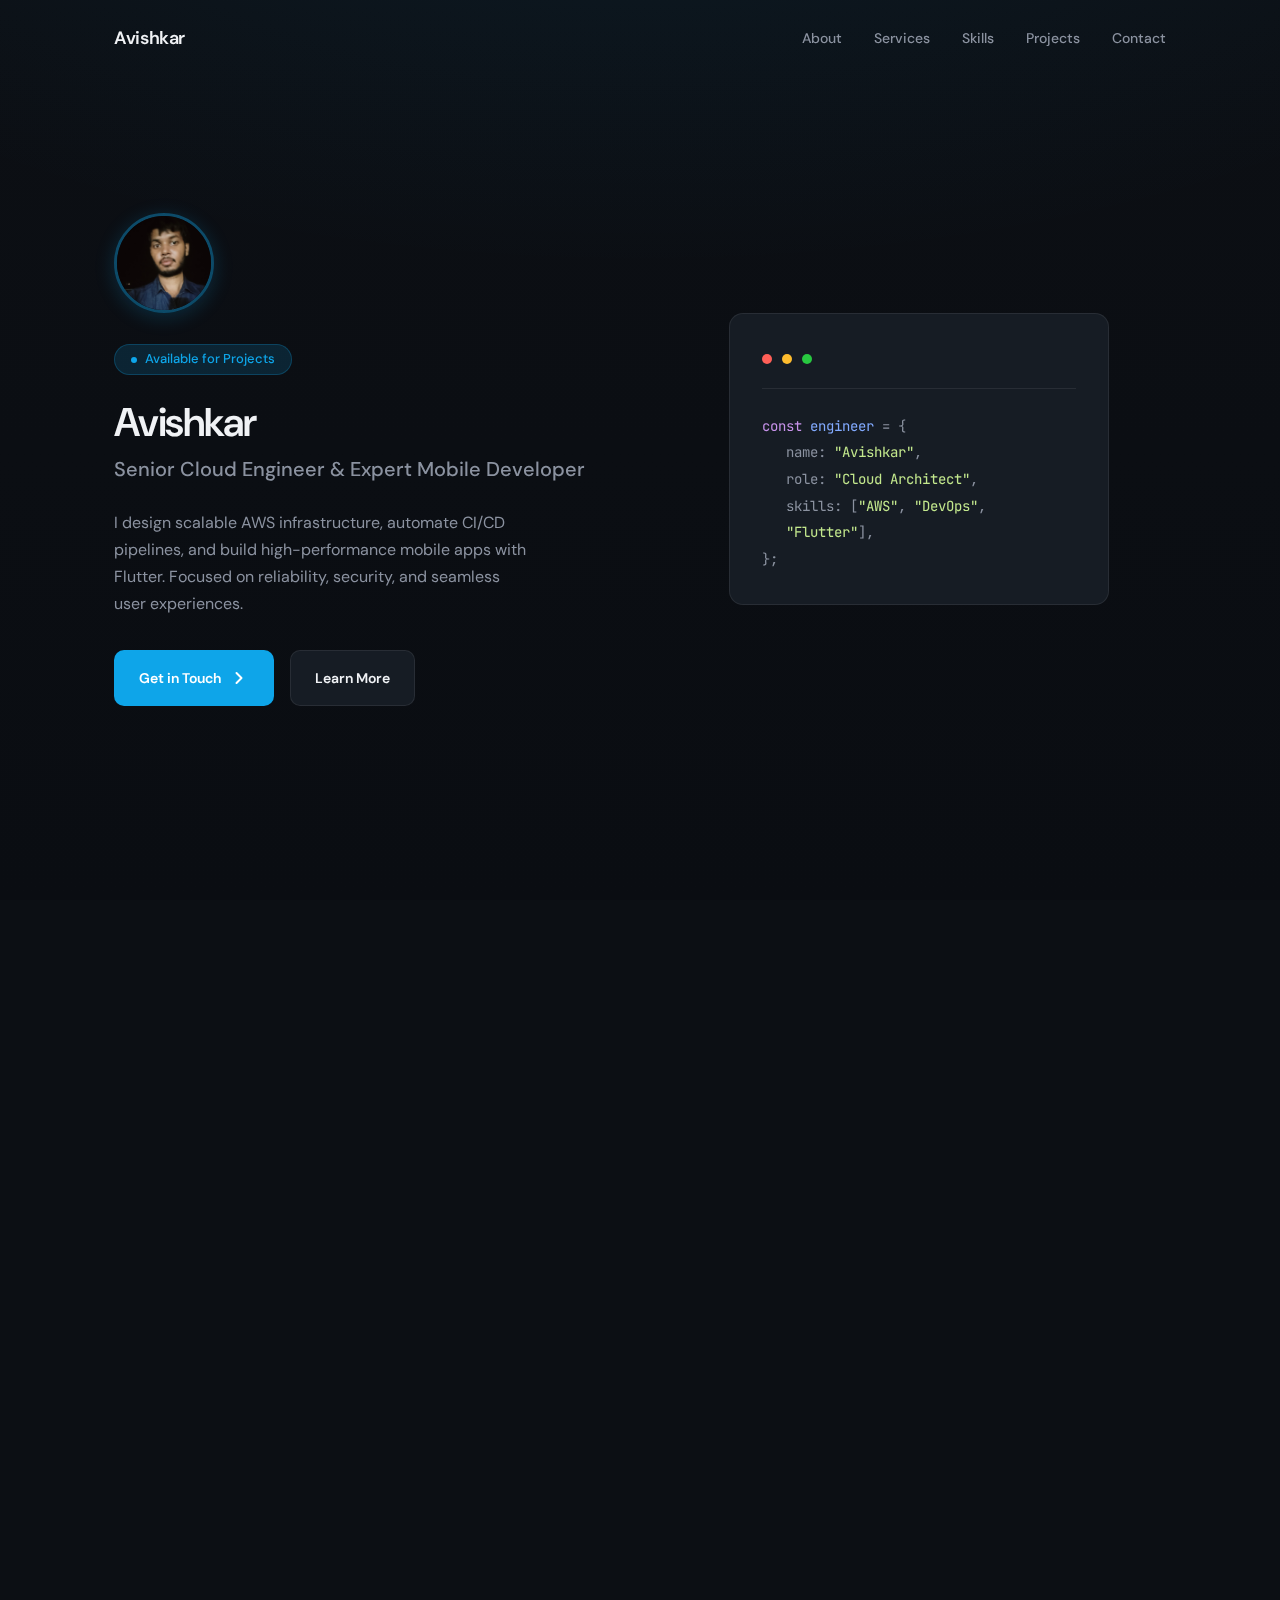
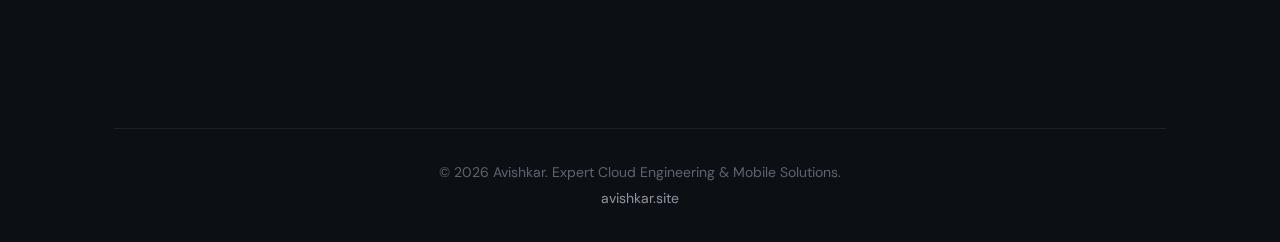
<file: index.html>
<!DOCTYPE html>
<html lang="en">

<head>
    <meta charset="UTF-8">
    <meta name="viewport" content="width=device-width, initial-scale=1.0">

    <!-- Primary Meta Tags -->
    <title>Avishkar | Cloud Engineer & Mobile App Developer | AWS Certified</title>
    <meta name="title" content="Avishkar | Cloud Engineer & Mobile App Developer | AWS Certified">
    <meta name="description"
        content="Expert Cloud Engineer specializing in AWS, DevOps, and Flutter mobile app development. Based in Mohali, India. Explore cloud solutions and download premium apps.">
    <meta name="keywords"
        content="Avishkar, Cloud Engineer Mohali, AWS DevOps Expert India, Flutter Developer, Mobile App Development, AWS Certified Engineer, Cloud Infrastructure, C4cloudy, Nifty OI Analyzer">
    <meta name="author" content="Avishkar">
    <meta name="robots" content="index, follow">
    <link rel="canonical" href="https://avishkar.site/">

    <!-- Open Graph / Facebook -->
    <meta property="og:type" content="website">
    <meta property="og:url" content="https://avishkar.site/">
    <meta property="og:title" content="Avishkar | Cloud Engineer & Mobile App Developer | AWS Certified">
    <meta property="og:description"
        content="Expert Cloud Engineer specializing in AWS, DevOps, and Flutter mobile app development. Explore cloud solutions and download premium apps.">
    <meta property="og:image" content="https://avishkar.site/og-image.jpg">
    <meta property="og:site_name" content="Avishkar">

    <!-- Twitter -->
    <meta property="twitter:card" content="summary_large_image">
    <meta property="twitter:url" content="https://avishkar.site/">
    <meta property="twitter:title" content="Avishkar | Cloud Engineer & Mobile App Developer | AWS Certified">
    <meta property="twitter:description"
        content="Expert Cloud Engineer specializing in AWS, DevOps, and Flutter mobile app development.">
    <meta property="twitter:image" content="https://avishkar.site/og-image.jpg">

    <!-- Structured Data (JSON-LD) -->
    <script type="application/ld+json">
    {
      "@context": "https://schema.org",
      "@type": "Person",
      "name": "Avishkar",
      "url": "https://avishkar.site",
      "jobTitle": "Cloud Engineer & Mobile App Developer",
      "description": "Expert Cloud Engineer specializing in AWS infrastructure, DevOps practices, and Flutter mobile app development.",
      "address": {
        "@type": "PostalAddress",
        "addressLocality": "Mohali",
        "addressRegion": "Punjab",
        "addressCountry": "IN"
      },
      "knowsAbout": ["AWS", "Cloud Computing", "DevOps", "Flutter", "Python", "JavaScript", "Terraform", "Docker", "CI/CD"],
      "sameAs": [
        "https://github.com/A4avishkar",
        "https://avishkar.site"
      ],
      "hasCredential": [
        {
          "@type": "EducationalOccupationalCredential",
          "name": "AWS Certified"
        }
      ]
    }
    </script>
    <script type="application/ld+json">
    {
      "@context": "https://schema.org",
      "@type": "ProfessionalService",
      "name": "Avishkar Cloud & Mobile Solutions",
      "image": "https://avishkar.site/images/profile.jpg",
      "url": "https://avishkar.site",
      "telephone": "+919417724068",
      "address": {
        "@type": "PostalAddress",
        "addressLocality": "Mohali",
        "addressRegion": "Punjab",
        "addressCountry": "IN"
      },
      "serviceType": ["Cloud Consulting", "Mobile App Development", "DevOps Automation"]
    }
    </script>

    <link rel="stylesheet" href="style.css">
    <link rel="preconnect" href="https://fonts.googleapis.com">
    <link rel="preconnect" href="https://fonts.gstatic.com" crossorigin>
    <link
        href="https://fonts.googleapis.com/css2?family=DM+Sans:ital,opsz,wght@0,9..40,400;0,9..40,500;0,9..40,600;0,9..40,700&family=JetBrains+Mono:wght@400;500&display=swap"
        rel="stylesheet">
</head>

<body>
    <!-- Main Container -->
    <main class="container">
        <!-- Header -->
        <header class="header">
            <div class="logo">
                <span class="logo-text">Avishkar</span>
            </div>
            <nav class="nav" aria-label="Main Navigation">
                <a href="#about" class="nav-link">About</a>
                <a href="#services" class="nav-link">Services</a>
                <a href="#skills" class="nav-link">Skills</a>
                <a href="#projects" class="nav-link">Projects</a>
                <a href="#contact" class="nav-link">Contact</a>
            </nav>
        </header>

        <!-- Hero Section -->
        <section class="hero" aria-labelledby="hero-heading">
            <div class="hero-content">
                <div class="hero-photo">
                    <img src="images/profile.jpg" alt="Avishkar - Professional Cloud Engineer & Mobile Developer"
                        class="hero-profile-image">
                </div>
                <div class="hero-badge">
                    <span class="badge-dot"></span>
                    <span>Available for Projects</span>
                </div>
                <h1 id="hero-heading" class="hero-title">
                    Avishkar
                </h1>
                <h2 class="hero-subtitle">Senior Cloud Engineer & Expert Mobile Developer</h2>
                <p class="hero-description">
                    I design scalable AWS infrastructure, automate CI/CD pipelines, and build high-performance mobile
                    apps with Flutter.
                    Focused on reliability, security, and seamless user experiences.
                </p>
                <div class="hero-buttons">
                    <a href="#contact" class="btn btn-primary">
                        <span>Get in Touch</span>
                        <svg width="20" height="20" viewBox="0 0 20 20" fill="none" aria-hidden="true">
                            <path d="M7.5 15L12.5 10L7.5 5" stroke="currentColor" stroke-width="2"
                                stroke-linecap="round" stroke-linejoin="round" />
                        </svg>
                    </a>
                    <a href="#about" class="btn btn-secondary">
                        <span>Learn More</span>
                    </a>
                </div>
            </div>
            <div class="hero-visual" aria-hidden="true">
                <div class="visual-card">
                    <div class="card-header">
                        <div class="card-dots">
                            <span></span>
                            <span></span>
                            <span></span>
                        </div>
                    </div>
                    <div class="card-content">
                        <div class="code-line"><span class="code-keyword">const</span> <span
                                class="code-var">engineer</span> = {</div>
                        <div class="code-line indent">name: <span class="code-string">"Avishkar"</span>,</div>
                        <div class="code-line indent">role: <span class="code-string">"Cloud Architect"</span>,</div>
                        <div class="code-line indent">skills: [<span class="code-string">"AWS"</span>, <span
                                class="code-string">"DevOps"</span>, <span class="code-string">"Flutter"</span>],</div>
                        <div class="code-line">};</div>
                    </div>
                </div>
            </div>
        </section>

        <!-- About Section -->
        <section id="about" class="section" aria-labelledby="about-heading">
            <h2 id="about-heading" class="section-title">Professional Background</h2>
            <div class="about-content">
                <p class="about-text">
                    With a deep focus on <strong>AWS ecosystem</strong> and <strong>Modern DevOps practices</strong>, I
                    help businesses scale their infrastructure and ship mobile applications efficiently. Based in
                    Mohali, India, I specialize in building robust, cloud-native solutions that prioritize performance
                    and security.
                </p>
            </div>
        </section>

        <!-- Services Section -->
        <section id="services" class="section" aria-labelledby="services-heading">
            <h2 id="services-heading" class="section-title">Expertise & Services</h2>
            <div class="skills-grid">
                <div class="skill-card">
                    <div class="skill-icon" aria-hidden="true">
                        <svg xmlns="http://www.w3.org/2000/svg" width="32" height="32" viewBox="0 0 24 24" fill="none"
                            stroke="currentColor" stroke-width="1.5" stroke-linecap="round" stroke-linejoin="round">
                            <path d="M18 10h-1.26A8 8 0 1 0 9 20h9a5 5 0 0 0 0-10z" />
                        </svg>
                    </div>
                    <h3 class="skill-title">Cloud Infrastructure</h3>
                    <p class="skill-description">Designing scalable, secure, and cost-effective AWS architectures using
                        EC2, S3, Lambda, and VPC.</p>
                </div>
                <div class="skill-card">
                    <div class="skill-icon" aria-hidden="true">
                        <svg xmlns="http://www.w3.org/2000/svg" width="32" height="32" viewBox="0 0 24 24" fill="none"
                            stroke="currentColor" stroke-width="1.5" stroke-linecap="round" stroke-linejoin="round">
                            <polyline points="16 18 22 12 16 6" />
                            <polyline points="8 6 2 12 8 18" />
                        </svg>
                    </div>
                    <h3 class="skill-title">DevOps Automation</h3>
                    <p class="skill-description">Streamlining delivery with CI/CD pipelines, Infrastructure as Code
                        (Terraform), and containerization (Docker).</p>
                </div>
                <div class="skill-card">
                    <div class="skill-icon" aria-hidden="true">
                        <svg xmlns="http://www.w3.org/2000/svg" width="32" height="32" viewBox="0 0 24 24" fill="none"
                            stroke="currentColor" stroke-width="1.5" stroke-linecap="round" stroke-linejoin="round">
                            <rect x="5" y="2" width="14" height="20" rx="2" ry="2" />
                            <line x1="12" y1="18" x2="12.01" y2="18" />
                        </svg>
                    </div>
                    <h3 class="skill-title">Mobile Development</h3>
                    <p class="skill-description">Building cross-platform premium mobile applications using Flutter with
                        a focus on UX and performance.</p>
                </div>
            </div>
        </section>

        <!-- Skills Section -->
        <section id="skills" class="section" aria-labelledby="skills-heading">
            <h2 id="skills-heading" class="section-title">Technical Skills</h2>
            <div class="skills-grid">
                <div class="skill-card">
                    <div class="skill-icon" aria-hidden="true"><svg xmlns="http://www.w3.org/2000/svg" width="32"
                            height="32" viewBox="0 0 24 24" fill="none" stroke="currentColor" stroke-width="1.5"
                            stroke-linecap="round" stroke-linejoin="round">
                            <path d="M18 10h-1.26A8 8 0 1 0 9 20h9a5 5 0 0 0 0-10z" />
                        </svg></div>
                    <h3 class="skill-title">Cloud Platforms</h3>
                    <p class="skill-description">AWS Certified — Expert knowledge of EC2, S3, Lambda, CloudFront,
                        Route53, and VPC.</p>
                </div>
                <div class="skill-card">
                    <div class="skill-icon" aria-hidden="true"><svg xmlns="http://www.w3.org/2000/svg" width="32"
                            height="32" viewBox="0 0 24 24" fill="none" stroke="currentColor" stroke-width="1.5"
                            stroke-linecap="round" stroke-linejoin="round">
                            <circle cx="12" cy="12" r="3" />
                            <path
                                d="M19.4 15a1.65 1.65 0 0 0 .33 1.82l.06.06a2 2 0 0 1 0 2.83 2 2 0 0 1-2.83 0l-.06-.06a1.65 1.65 0 0 0-1.82-.33 1.65 1.65 0 0 0-1 1.51V21a2 2 0 0 1-2 2 2 2 0 0 1-2-2v-.09A1.65 1.65 0 0 0 9 19.4a1.65 1.65 0 0 0-1.82.33l-.06.06a2 2 0 0 1-2.83 0 2 2 0 0 1 0-2.83l.06-.06a1.65 1.65 0 0 0 .33-1.82 1.65 1.65 0 0 0-1.51-1H3a2 2 0 0 1-2-2 2 2 0 0 1 2-2h.09A1.65 1.65 0 0 0 4.6 9a1.65 1.65 0 0 0-.33-1.82l-.06-.06a2 2 0 0 1 0-2.83 2 2 0 0 1 2.83 0l.06.06a1.65 1.65 0 0 0 1.82.33H9a1.65 1.65 0 0 0 1-1.51V3a2 2 0 0 1 2-2 2 2 0 0 1 2 2v.09a1.65 1.65 0 0 0 1 1.51 1.65 1.65 0 0 0 1.82-.33l.06-.06a2 2 0 0 1 2.83 0 2 2 0 0 1 0 2.83l-.06.06a1.65 1.65 0 0 0-.33 1.82V9a1.65 1.65 0 0 0 1.51 1H21a2 2 0 0 1 2 2 2 2 0 0 1-2 2h-.09a1.65 1.65 0 0 0-1.51 1z" />
                        </svg></div>
                    <h3 class="skill-title">DevOps & CICD</h3>
                    <p class="skill-description">Automating deployments with GitHub Actions, Jenkins, Terraform (IaC),
                        and Docker.</p>
                </div>
                <div class="skill-card">
                    <div class="skill-icon" aria-hidden="true"><svg xmlns="http://www.w3.org/2000/svg" width="32"
                            height="32" viewBox="0 0 24 24" fill="none" stroke="currentColor" stroke-width="1.5"
                            stroke-linecap="round" stroke-linejoin="round">
                            <polyline points="16 18 22 12 16 6" />
                            <polyline points="8 6 2 12 8 18" />
                        </svg></div>
                    <h3 class="skill-title">App Development</h3>
                    <p class="skill-description">Building feature-rich cross-platform applications with Flutter, Dart,
                        and Python backends.</p>
                </div>
                <div class="skill-card">
                    <div class="skill-icon" aria-hidden="true"><svg xmlns="http://www.w3.org/2000/svg" width="32"
                            height="32" viewBox="0 0 24 24" fill="none" stroke="currentColor" stroke-width="1.5"
                            stroke-linecap="round" stroke-linejoin="round">
                            <path
                                d="M14.7 6.3a1 1 0 0 0 0 1.4l1.6 1.6a1 1 0 0 0 1.4 0l3.77-3.77a6 6 0 0 1-7.94 7.94l-6.91 6.91a2.12 2.12 0 0 1-3-3l6.91-6.91a6 6 0 0 1 7.94-7.94l-3.76 3.76z" />
                        </svg></div>
                    <h3 class="skill-title">Toolbelt</h3>
                    <p class="skill-description">Proficient in Git version control, Linux administration, and AWS CLI
                        for infrastructure management.</p>
                </div>
            </div>
        </section>

        <!-- Projects Section -->
        <section id="projects" class="section">
            <h2 class="section-title">My Projects</h2>
            <div class="projects-grid">
                <div class="project-card">
                    <div class="project-icon"><svg xmlns="http://www.w3.org/2000/svg" width="28" height="28"
                            viewBox="0 0 24 24" fill="none" stroke="currentColor" stroke-width="1.5"
                            stroke-linecap="round" stroke-linejoin="round">
                            <path d="M18 10h-1.26A8 8 0 1 0 9 20h9a5 5 0 0 0 0-10z" />
                        </svg></div>
                    <h3 class="project-title">C4cloudy</h3>
                    <div class="tag" style="width: fit-content; margin-bottom: 8px; background: gold; color: black;">
                        Featured Project</div>
                    <p class="project-description">
                        Premium Cloud Storage application with end-to-end encryption and multi-platform sync. Securely
                        managed and built for scale.
                    </p>
                    <div class="project-tags">
                        <span class="tag">Flutter</span>
                        <span class="tag">AWS S3</span>
                        <span class="tag">Node.js</span>
                    </div>
                    <div class="project-buttons">
                        <a href="c4cloudy.html" class="btn btn-primary">
                            <span>Explore C4cloudy</span>
                        </a>
                        <a href="c4cloudy.html" class="btn btn-secondary">
                            <svg width="20" height="20" viewBox="0 0 20 20" fill="none">
                                <path
                                    d="M10 13L6 9M10 13L14 9M10 13V3M17 13V16C17 16.5304 16.7893 17.0391 16.4142 17.4142C16.0391 17.7893 15.5304 18 15 18H5C4.46957 18 3.96086 17.7893 3.58579 17.4142C3.21071 17.0391 3 16.5304 3 16V13"
                                    stroke="currentColor" stroke-width="2" stroke-linecap="round"
                                    stroke-linejoin="round" />
                            </svg>
                            <span>Download APK</span>
                        </a>
                    </div>
                </div>

                <div class="project-card">
                    <div class="project-icon"><svg xmlns="http://www.w3.org/2000/svg" width="28" height="28"
                            viewBox="0 0 24 24" fill="none" stroke="currentColor" stroke-width="1.5"
                            stroke-linecap="round" stroke-linejoin="round">
                            <rect x="5" y="2" width="14" height="20" rx="2" ry="2" />
                            <line x1="12" y1="18" x2="12.01" y2="18" />
                        </svg></div>
                    <h3 class="project-title">Nifty OI Analyzer</h3>
                    <p class="project-description">
                        Real-time options data analyzer for Nifty trading with live alerts and notifications.
                    </p>
                    <div class="project-tags">
                        <span class="tag">Flutter</span>
                        <span class="tag">Python</span>
                        <span class="tag">AWS</span>
                    </div>
                    <div class="project-buttons">
                        <a href="#" class="btn btn-download"
                            onclick="alert('Upload your APK file to enable downloads!'); return false;">
                            <svg width="20" height="20" viewBox="0 0 20 20" fill="none">
                                <path
                                    d="M10 13L6 9M10 13L14 9M10 13V3M17 13V16C17 16.5304 16.7893 17.0391 16.4142 17.4142C16.0391 17.7893 15.5304 18 15 18H5C4.46957 18 3.96086 17.7893 3.58579 17.4142C3.21071 17.0391 3 16.5304 3 16V13"
                                    stroke="currentColor" stroke-width="2" stroke-linecap="round"
                                    stroke-linejoin="round" />
                            </svg>
                            <span>Download APK</span>
                        </a>
                    </div>
                </div>

                <div class="project-card">
                    <div class="project-icon"><svg xmlns="http://www.w3.org/2000/svg" width="28" height="28"
                            viewBox="0 0 24 24" fill="none" stroke="currentColor" stroke-width="1.5"
                            stroke-linecap="round" stroke-linejoin="round">
                            <line x1="18" y1="20" x2="18" y2="10" />
                            <line x1="12" y1="20" x2="12" y2="4" />
                            <line x1="6" y1="20" x2="6" y2="14" />
                        </svg></div>
                    <h3 class="project-title">Trading Dashboard</h3>
                    <p class="project-description">
                        Comprehensive trading dashboard with real-time data visualization and analytics.
                    </p>
                    <div class="project-tags">
                        <span class="tag">Flutter</span>
                        <span class="tag">Firebase</span>
                        <span class="tag">Charts</span>
                    </div>
                    <div class="project-buttons">
                        <a href="#" class="btn btn-download"
                            onclick="alert('Upload your APK file to enable downloads!'); return false;">
                            <svg width="20" height="20" viewBox="0 0 20 20" fill="none">
                                <path
                                    d="M10 13L6 9M10 13L14 9M10 13V3M17 13V16C17 16.5304 16.7893 17.0391 16.4142 17.4142C16.0391 17.7893 15.5304 18 15 18H5C4.46957 18 3.96086 17.7893 3.58579 17.4142C3.21071 17.0391 3 16.5304 3 16V13"
                                    stroke="currentColor" stroke-width="2" stroke-linecap="round"
                                    stroke-linejoin="round" />
                            </svg>
                            <span>Download APK</span>
                        </a>
                    </div>
                </div>

                <div class="project-card">
                    <div class="project-icon"><svg xmlns="http://www.w3.org/2000/svg" width="28" height="28"
                            viewBox="0 0 24 24" fill="none" stroke="currentColor" stroke-width="1.5"
                            stroke-linecap="round" stroke-linejoin="round">
                            <path d="M18 10h-1.26A8 8 0 1 0 9 20h9a5 5 0 0 0 0-10z" />
                        </svg></div>
                    <h3 class="project-title">Cloud Infrastructure</h3>
                    <p class="project-description">
                        Scalable cloud infrastructure projects using AWS services and Infrastructure as Code.
                    </p>
                    <div class="project-tags">
                        <span class="tag">AWS</span>
                        <span class="tag">Terraform</span>
                        <span class="tag">Docker</span>
                    </div>
                    <div class="project-buttons">
                        <a href="https://github.com/avishkar27" class="btn btn-secondary" target="_blank"
                            rel="noopener">
                            <span>View on GitHub</span>
                        </a>
                    </div>
                </div>
            </div>

            <div class="upload-info">
                <p>APK downloads: add your app files to <code>apps/</code> and update the links above.</p>
            </div>
        </section>

        <!-- Contact Section -->
        <section id="contact" class="section">
            <h2 class="section-title">Get in Touch</h2>
            <div class="contact-content">
                <p class="contact-text">
                    For projects or collaboration, reach out via email or phone.
                </p>
                <div class="contact-links">
                    <a href="mailto:a4avishkar@gmail.com" class="contact-link">
                        <svg width="24" height="24" viewBox="0 0 24 24" fill="none">
                            <path
                                d="M3 8L10.89 13.26C11.2187 13.4793 11.6049 13.5963 12 13.5963C12.3951 13.5963 12.7813 13.4793 13.11 13.26L21 8M5 19H19C19.5304 19 20.0391 18.7893 20.4142 18.4142C20.7893 18.0391 21 17.5304 21 17V7C21 6.46957 20.7893 5.96086 20.4142 5.58579C20.0391 5.21071 19.5304 5 19 5H5C4.46957 5 3.96086 5.21071 3.58579 5.58579C3.21071 5.96086 3 6.46957 3 7V17C3 17.5304 3.21071 18.0391 3.58579 18.4142C3.96086 18.7893 4.46957 19 5 19Z"
                                stroke="currentColor" stroke-width="2" stroke-linecap="round" stroke-linejoin="round" />
                        </svg>
                        <span>a4avishkar@gmail.com</span>
                    </a>
                    <a href="tel:+919417724068" class="contact-link">
                        <svg width="24" height="24" viewBox="0 0 24 24" fill="none">
                            <path
                                d="M22 16.92V19.92C22.0011 20.1985 21.9441 20.4742 21.8325 20.7293C21.7209 20.9845 21.5573 21.2136 21.3521 21.4019C21.1468 21.5901 20.9046 21.7335 20.6407 21.8227C20.3769 21.9119 20.0974 21.9451 19.82 21.92C16.7428 21.5856 13.787 20.5341 11.19 18.85C8.77382 17.3147 6.72533 15.2662 5.18999 12.85C3.49997 10.2412 2.44824 7.27099 2.11999 4.18C2.095 3.90347 2.12787 3.62476 2.21649 3.36162C2.30512 3.09849 2.44756 2.85669 2.63476 2.65162C2.82196 2.44655 3.0498 2.28271 3.30379 2.17052C3.55777 2.05833 3.83233 2.00026 4.10999 2H7.10999C7.5953 1.99522 8.06579 2.16708 8.43376 2.48353C8.80173 2.79999 9.04207 3.23945 9.10999 3.72C9.23662 4.68007 9.47144 5.62273 9.80999 6.53C9.94454 6.88792 9.97366 7.27691 9.8939 7.65088C9.81415 8.02485 9.62886 8.36811 9.35999 8.64L8.08999 9.91C9.51355 12.4135 11.5864 14.4864 14.09 15.91L15.36 14.64C15.6319 14.3711 15.9751 14.1858 16.3491 14.1061C16.7231 14.0263 17.1121 14.0555 17.47 14.19C18.3773 14.5286 19.3199 14.7634 20.28 14.89C20.7658 14.9585 21.2094 15.2032 21.5265 15.5775C21.8437 15.9518 22.0122 16.4296 22 16.92Z"
                                stroke="currentColor" stroke-width="2" stroke-linecap="round" stroke-linejoin="round" />
                        </svg>
                        <span>+91 94177 24068</span>
                    </a>
                    <a href="https://github.com/A4avishkar" target="_blank" rel="noopener noreferrer"
                        class="contact-link">
                        <svg width="24" height="24" viewBox="0 0 24 24" fill="none">
                            <path
                                d="M12 2C6.477 2 2 6.477 2 12c0 4.42 2.865 8.17 6.839 9.49.5.092.682-.217.682-.482 0-.237-.008-.866-.013-1.7-2.782.603-3.369-1.34-3.369-1.34-.454-1.156-1.11-1.463-1.11-1.463-.908-.62.069-.608.069-.608 1.003.07 1.531 1.03 1.531 1.03.892 1.529 2.341 1.087 2.91.831.092-.646.35-1.086.636-1.336-2.22-.253-4.555-1.11-4.555-4.943 0-1.091.39-1.984 1.029-2.683-.103-.253-.446-1.27.098-2.647 0 0 .84-.269 2.75 1.025A9.578 9.578 0 0112 6.836c.85.004 1.705.114 2.504.336 1.909-1.294 2.747-1.025 2.747-1.025.546 1.377.203 2.394.1 2.647.64.699 1.028 1.592 1.028 2.683 0 3.842-2.339 4.687-4.566 4.935.359.309.678.919.678 1.852 0 1.336-.012 2.415-.012 2.743 0 .267.18.578.688.48C19.138 20.167 22 16.418 22 12c0-5.523-4.477-10-10-10z"
                                fill="currentColor" />
                        </svg>
                        <span>GitHub</span>
                    </a>
                </div>
            </div>
        </section>

        <!-- Footer -->
        <footer class="footer">
            <p>&copy; 2026 Avishkar. Expert Cloud Engineering & Mobile Solutions.</p>
            <p class="footer-domain">avishkar.site</p>
        </footer>
    </main>

    <script src="script.js"></script>
</body>

</html>
</file>
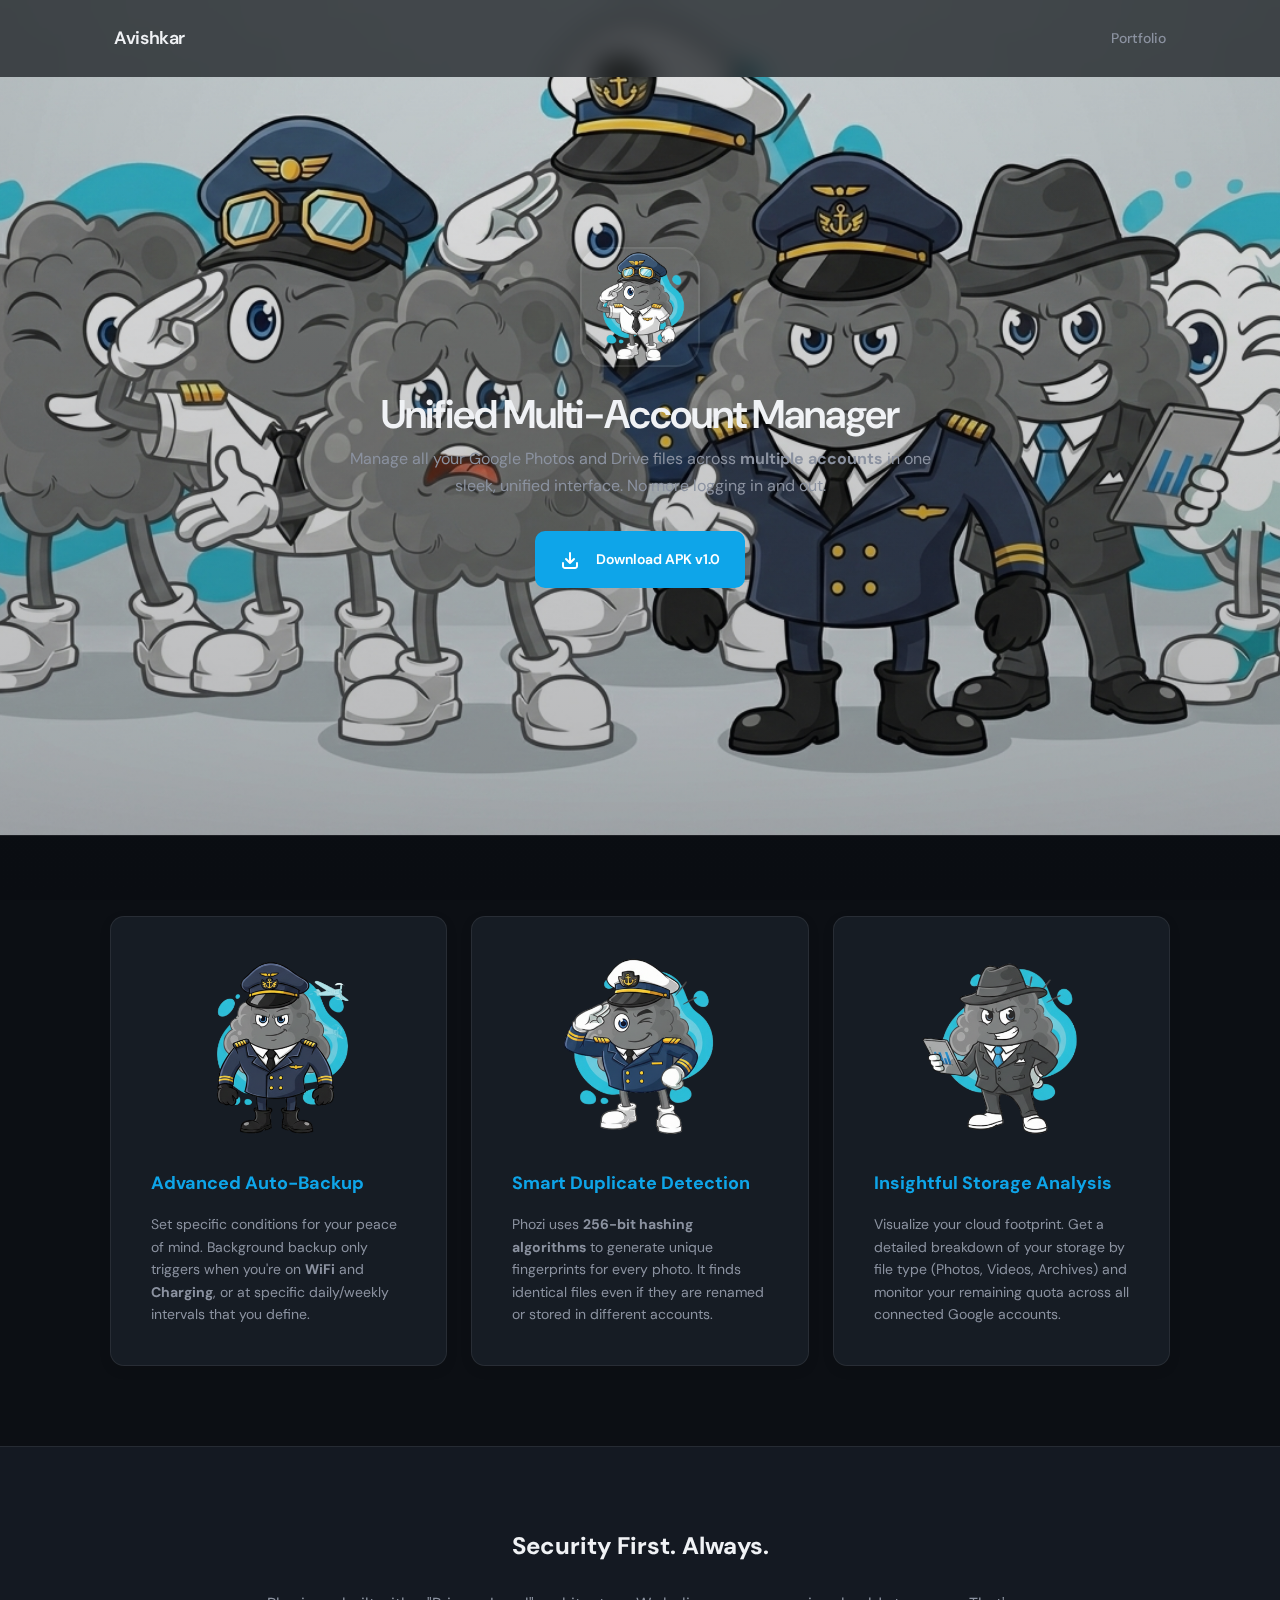
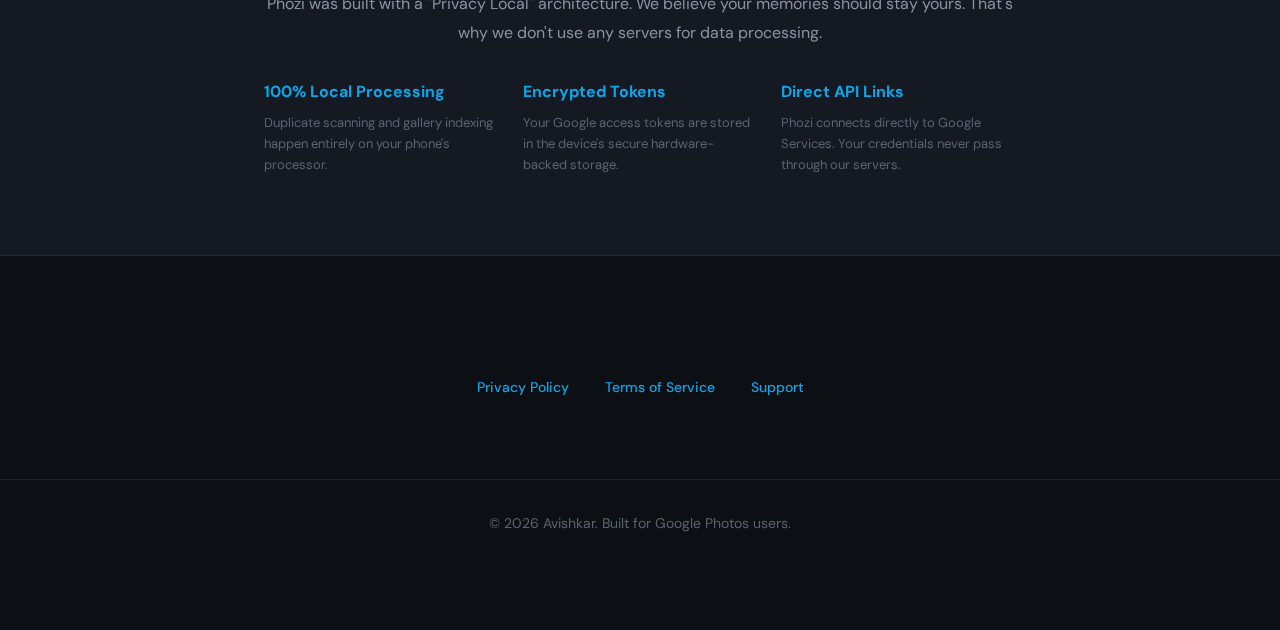
<file: phozi/index.html>
<!DOCTYPE html>
<html lang="en">

<head>
    <meta charset="UTF-8">
    <meta name="viewport" content="width=device-width, initial-scale=1.0">
    <title>Phozi - Unified Google Photos & Drive Manager</title>
    <meta name="description"
        content="Manage multiple Google Photos accounts, detect duplicates, and organize your cloud storage in one place.">
    <link rel="stylesheet" href="../style.css">
    <link href="https://fonts.googleapis.com/css2?family=DM+Sans:wght@400;500;700&display=swap" rel="stylesheet">
    <style>
        .phozi-hero {
            min-height: 100vh;
            padding: 0 20px;
            text-align: center;
            display: flex;
            flex-direction: column;
            align-items: center;
            justify-content: center;
            background-image: linear-gradient(rgba(12, 15, 20, 0.1), rgba(12, 15, 20, 0.3)), url('../images/back.png');
            background-size: cover;
            background-position: center 65%;
            background-repeat: no-repeat;
            border-bottom: 1px solid var(--border);
            /* Pull section up behind the fixed header */
            margin-top: -64px;
            padding-top: 64px;
        }

        .phozi-logo {
            width: 120px;
            height: 120px;
            margin-bottom: 24px;
            border-radius: 24px;
            box-shadow: 0 8px 32px rgba(0, 0, 0, 0.3);
            border: 2px solid var(--border);
        }

        .feature-grid {
            display: grid;
            grid-template-columns: repeat(auto-fit, minmax(280px, 1fr));
            gap: 24px;
            padding: 80px 20px;
            max-width: 1100px;
            margin: 0 auto;
        }

        .feature-card {
            background: var(--bg-card);
            padding: 40px;
            border-radius: var(--radius-lg);
            box-shadow: 0 4px 12px rgba(0, 0, 0, 0.1);
            border: 1px solid var(--border);
            transition: transform var(--transition);
        }

        .feature-card:hover {
            transform: translateY(-4px);
            border-color: var(--accent);
        }

        .feature-card h3 {
            color: var(--accent);
            margin-bottom: 16px;
            font-size: var(--text-lg);
        }

        .feature-card p {
            color: var(--text-secondary);
            font-size: var(--text-sm);
        }

        .legal-links {
            margin-top: 40px;
            padding: 20px;
            font-size: var(--text-sm);
            color: var(--text-muted);
        }

        .legal-links a {
            margin: 0 16px;
            color: var(--accent);
            text-decoration: none;
            font-weight: 500;
        }

        .legal-links a:hover {
            text-decoration: underline;
        }
    </style>
</head>

<body>
    <header class="header"
        style="position: fixed; top: 0; left: 0; right: 0; z-index: 100; background: rgba(12, 15, 20, 0.7); backdrop-filter: blur(12px); -webkit-backdrop-filter: blur(12px);">
        <div class="container" style="display:flex; width:100%; justify-content:space-between; align-items:center;">
            <div class="logo">
                <a href="/" style="text-decoration:none; color:inherit;"><span class="logo-text">Avishkar</span></a>
            </div>
            <nav class="nav">
                <a href="/" class="nav-link">Portfolio</a>
            </nav>
        </div>
    </header>

    <main>
        <section class="phozi-hero">
            <img src="../images/phozi-logo.png" alt="Phozi Logo" class="phozi-logo"
                onerror="this.src='https://via.placeholder.com/120?text=Phozi'">
            <h1 class="hero-title">Unified Multi-Account Manager</h1>
            <p class="hero-description" style="margin-left: auto; margin-right: auto; max-width: 600px;">
                Manage all your Google Photos and Drive files across <strong>multiple accounts</strong> in one sleek,
                unified interface. No more logging in and out.
            </p>
            <div class="hero-buttons" style="justify-content: center;">
                <!-- DIRECT DOWNLOAD FROM GOOGLE DRIVE (Converted from Share Link) -->
                <a href="https://drive.google.com/uc?export=download&id=13z7BZMhBsGFpKI6pkJjW5a0vCwaU45Zp" 
                   class="btn btn-primary">
                    <svg width="20" height="20" viewBox="0 0 20 20" fill="none"
                        style="margin-right: 8px; vertical-align: middle;">
                        <path
                            d="M10 13L6 9M10 13L14 9M10 13V3M17 13V16C17 16.5304 16.7893 17.0391 16.4142 17.4142C16.0391 17.7893 15.5304 18 15 18H5C4.46957 18 3.96086 17.7893 3.58579 17.4142C3.21071 17.0391 3 16.5304 3 16V13"
                            stroke="currentColor" stroke-width="2" stroke-linecap="round" stroke-linejoin="round" />
                    </svg>
                    <span>Download APK v1.0</span>
                </a>
            </div>
        </section>

        <section class="feature-grid">
            <div class="feature-card">
                <img src="../images/pilot.png" alt="Advanced Auto-Backup"
                    style="width: 100%; height: 180px; object-fit: contain; margin-bottom: 24px;">
                <h3>Advanced Auto-Backup</h3>
                <p>Set specific conditions for your peace of mind. Background backup only triggers when you're on
                    <strong>WiFi</strong> and <strong>Charging</strong>, or at specific daily/weekly intervals that you
                    define.
                </p>
            </div>
            <div class="feature-card">
                <img src="../images/captain.png" alt="Smart Duplicate Detection"
                    style="width: 100%; height: 180px; object-fit: contain; margin-bottom: 24px;">
                <h3>Smart Duplicate Detection</h3>
                <p>Phozi uses <strong>256-bit hashing algorithms</strong> to generate unique fingerprints for every
                    photo. It finds identical files even if they are renamed or stored in different accounts.</p>
            </div>
            <div class="feature-card">
                <img src="../images/drive.png" alt="Storage Analysis"
                    style="width: 100%; height: 180px; object-fit: contain; margin-bottom: 24px;">
                <h3>Insightful Storage Analysis</h3>
                <p>Visualize your cloud footprint. Get a detailed breakdown of your storage by file type (Photos,
                    Videos, Archives) and monitor your remaining quota across all connected Google accounts.</p>
            </div>
        </section>

        <section
            style="background: var(--bg-elevated); padding: 80px 20px; text-align: center; border-top: 1px solid var(--border); border-bottom: 1px solid var(--border);">
            <div class="container" style="max-width: 800px; margin: 0 auto;">
                <h2 style="font-size: var(--text-2xl); margin-bottom: 24px; color: var(--text);">Security First. Always.
                </h2>
                <p
                    style="color: var(--text-secondary); margin-bottom: 32px; font-size: var(--text-base); line-height: 1.8;">
                    Phozi was built with a "Privacy Local" architecture. We believe your memories should stay yours.
                    That's why we don't use any servers for data processing.
                </p>
                <div
                    style="display: grid; grid-template-columns: repeat(auto-fit, minmax(200px, 1fr)); gap: 24px; text-align: left;">
                    <div>
                        <h4 style="color: var(--accent); margin-bottom: 8px;">100% Local Processing</h4>
                        <p style="font-size: var(--text-xs); color: var(--text-muted);">Duplicate scanning and gallery
                            indexing happen entirely on your phone's processor.</p>
                    </div>
                    <div>
                        <h4 style="color: var(--accent); margin-bottom: 8px;">Encrypted Tokens</h4>
                        <p style="font-size: var(--text-xs); color: var(--text-muted);">Your Google access tokens are
                            stored in the device's secure hardware-backed storage.</p>
                    </div>
                    <div>
                        <h4 style="color: var(--accent); margin-bottom: 8px;">Direct API Links</h4>
                        <p style="font-size: var(--text-xs); color: var(--text-muted);">Phozi connects directly to
                            Google Services. Your credentials never pass through our servers.</p>
                    </div>
                </div>
            </div>
        </section>

        <section style="text-align: center; padding: 60px 20px;">
            <div class="legal-links">
                <a href="privacy.html">Privacy Policy</a>
                <a href="tos.html">Terms of Service</a>
                <a href="mailto:a4avishkar@gmail.com">Support</a>
            </div>
        </section>
    </main>

    <footer class="footer">
        <div class="container">
            <p>&copy; 2026 Avishkar. Built for Google Photos users.</p>
        </div>
    </footer>
</body>

</html>
</file>
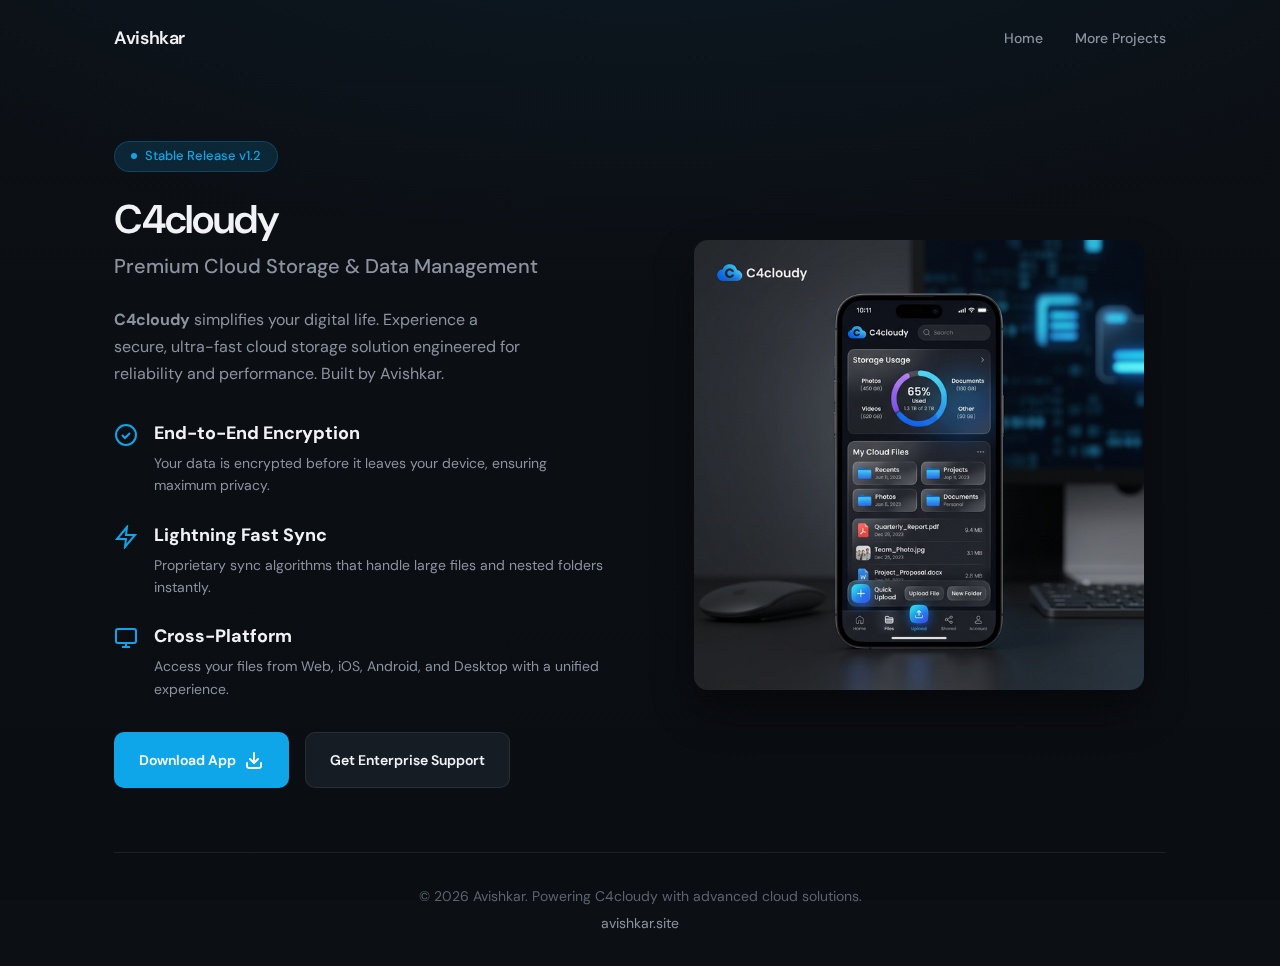
<file: c4cloudy.html>
<!DOCTYPE html>
<html lang="en">

<head>
    <meta charset="UTF-8">
    <meta name="viewport" content="width=device-width, initial-scale=1.0">

    <!-- Primary Meta Tags -->
    <title>C4cloudy | Secure Cloud Storage & File Management App</title>
    <meta name="title" content="C4cloudy | Secure Cloud Storage & File Management App">
    <meta name="description"
        content="C4cloudy is a premium cloud storage and file management application by Avishkar. Designed for high-speed sync, end-to-end encryption, and multi-platform accessibility.">
    <meta name="keywords"
        content="C4cloudy, cloud storage app, secure file management, Avishkar apps, encrypted storage, fast sync cloud">
    <meta name="author" content="Avishkar">
    <meta name="robots" content="index, follow">
    <link rel="canonical" href="https://avishkar.site/c4cloudy.html">

    <!-- Open Graph / Facebook -->
    <meta property="og:type" content="website">
    <meta property="og:url" content="https://avishkar.site/c4cloudy.html">
    <meta property="og:title" content="C4cloudy | Premium Cloud Storage App">
    <meta property="og:description"
        content="Secure, fast, and cross-platform cloud storage solution. Get started with C4cloudy today.">
    <meta property="og:image" content="https://avishkar.site/images/c4cloudy.png">
    <meta property="og:site_name" content="Avishkar">

    <!-- Structured Data (JSON-LD) -->
    <script type="application/ld+json">
    {
      "@context": "https://schema.org",
      "@type": "SoftwareApplication",
      "name": "C4cloudy",
      "operatingSystem": "Android, iOS, Windows, macOS",
      "applicationCategory": "MultimediaApplication",
      "offers": {
        "@type": "Offer",
        "price": "0",
        "priceCurrency": "USD"
      },
      "aggregateRating": {
        "@type": "AggregateRating",
        "ratingValue": "4.8",
        "ratingCount": "120"
      },
      "description": "Secure cloud storage application with end-to-end encryption and lightning-fast synchronization."
    }
    </script>

    <link rel="stylesheet" href="style.css">
    <link rel="preconnect" href="https://fonts.googleapis.com">
    <link rel="preconnect" href="https://fonts.gstatic.com" crossorigin>
    <link
        href="https://fonts.googleapis.com/css2?family=DM+Sans:ital,opsz,wght@0,9..40,400;0,9..40,500;0,9..40,600;0,9..40,700&family=JetBrains+Mono:wght@400;500&display=swap"
        rel="stylesheet">

    <style>
        .app-hero {
            display: grid;
            grid-template-columns: 1fr 1fr;
            gap: var(--space-3xl);
            align-items: center;
            padding: var(--space-3xl) 0;
            min-height: 80vh;
        }

        .app-mockup {
            width: 100%;
            max-width: 450px;
            border-radius: var(--radius-lg);
            box-shadow: 0 20px 40px rgba(0, 0, 0, 0.4);
            transition: transform 0.3s ease;
        }

        .app-mockup:hover {
            transform: scale(1.02);
        }

        .feature-list {
            list-style: none;
            margin: var(--space-xl) 0;
        }

        .feature-item {
            display: flex;
            align-items: flex-start;
            gap: var(--space-md);
            margin-bottom: var(--space-lg);
        }

        .feature-icon {
            color: var(--accent);
            flex-shrink: 0;
            margin-top: 4px;
        }

        .feature-text h4 {
            font-size: var(--text-lg);
            margin-bottom: 4px;
            color: var(--text);
        }

        .feature-text p {
            color: var(--text-secondary);
            font-size: var(--text-sm);
        }

        @media (max-width: 768px) {
            .app-hero {
                grid-template-columns: 1fr;
                text-align: center;
                padding: var(--space-xl) 0;
            }

            .app-mockup {
                margin: 0 auto var(--space-xl);
                order: -1;
            }

            .feature-item {
                justify-content: center;
                text-align: left;
            }
        }
    </style>
</head>

<body>
    <main class="container">
        <!-- Header -->
        <header class="header">
            <div class="logo">
                <a href="index.html" class="logo-text" style="text-decoration: none;">Avishkar</a>
            </div>
            <nav class="nav" aria-label="Main Navigation">
                <a href="index.html" class="nav-link">Home</a>
                <a href="index.html#projects" class="nav-link">More Projects</a>
            </nav>
        </header>

        <!-- App Hero Section -->
        <section class="app-hero" aria-labelledby="app-heading">
            <div class="app-content">
                <div class="hero-badge">
                    <span class="badge-dot"></span>
                    <span>Stable Release v1.2</span>
                </div>
                <h1 id="app-heading" class="hero-title">C4cloudy</h1>
                <h2 class="hero-subtitle">Premium Cloud Storage & Data Management</h2>
                <p class="hero-description">
                    <strong>C4cloudy</strong> simplifies your digital life. Experience a secure, ultra-fast cloud
                    storage solution engineered for reliability and performance. Built by Avishkar.
                </p>

                <ul class="feature-list">
                    <li class="feature-item">
                        <div class="feature-icon">
                            <svg width="24" height="24" viewBox="0 0 24 24" fill="none" stroke="currentColor"
                                stroke-width="2">
                                <path
                                    d="M12 22C17.5228 22 22 17.5228 22 12C22 6.47715 17.5228 2 12 2C6.47715 2 2 6.47715 2 12C2 17.5228 6.47715 22 12 22Z" />
                                <path d="M8 12L11 15L16 10" />
                            </svg>
                        </div>
                        <div class="feature-text">
                            <h4>End-to-End Encryption</h4>
                            <p>Your data is encrypted before it leaves your device, ensuring maximum privacy.</p>
                        </div>
                    </li>
                    <li class="feature-item">
                        <div class="feature-icon">
                            <svg width="24" height="24" viewBox="0 0 24 24" fill="none" stroke="currentColor"
                                stroke-width="2">
                                <path d="M13 2L3 14H12L11 22L21 10H12L13 2Z" />
                            </svg>
                        </div>
                        <div class="feature-text">
                            <h4>Lightning Fast Sync</h4>
                            <p>Proprietary sync algorithms that handle large files and nested folders instantly.</p>
                        </div>
                    </li>
                    <li class="feature-item">
                        <div class="feature-icon">
                            <svg width="24" height="24" viewBox="0 0 24 24" fill="none" stroke="currentColor"
                                stroke-width="2">
                                <rect x="2" y="3" width="20" height="14" rx="2" ry="2" />
                                <line x1="8" y1="21" x2="16" y2="21" />
                                <line x1="12" y1="17" x2="12" y2="21" />
                            </svg>
                        </div>
                        <div class="feature-text">
                            <h4>Cross-Platform</h4>
                            <p>Access your files from Web, iOS, Android, and Desktop with a unified experience.</p>
                        </div>
                    </li>
                </ul>

                <div class="hero-buttons">
                    <a href="#" class="btn btn-primary">
                        <span>Download App</span>
                        <svg width="20" height="20" viewBox="0 0 20 20" fill="none">
                            <path
                                d="M10 13L6 9M10 13L14 9M10 13V3M17 13V16C17 16.5304 16.7893 17.0391 16.4142 17.4142C16.0391 17.7893 15.5304 18 15 18H5C4.46957 18 3.96086 17.7893 3.58579 17.4142C3.21071 17.0391 3 16.5304 3 16V13"
                                stroke="currentColor" stroke-width="2" stroke-linecap="round" stroke-linejoin="round" />
                        </svg>
                    </a>
                    <a href="index.html#contact" class="btn btn-secondary">
                        <span>Get Enterprise Support</span>
                    </a>
                </div>
            </div>
            <div class="hero-visual">
                <img src="images/c4cloudy.png" alt="C4cloudy App Mockup" class="app-mockup">
            </div>
        </section>

        <!-- Footer -->
        <footer class="footer">
            <p>&copy; 2026 Avishkar. Powering C4cloudy with advanced cloud solutions.</p>
            <p class="footer-domain">avishkar.site</p>
        </footer>
    </main>

    <script src="script.js"></script>
    <script>
        // Custom interactive effects for the app page
        document.addEventListener('DOMContentLoaded', () => {
            const mockup = document.querySelector('.app-mockup');
            if (mockup) {
                document.addEventListener('mousemove', (e) => {
                    const xAxis = (window.innerWidth / 2 - e.pageX) / 50;
                    const yAxis = (window.innerHeight / 2 - e.pageY) / 50;
                    mockup.style.transform = `rotateY(${xAxis}deg) rotateX(${yAxis}deg)`;
                });
            }
        });
    </script>
</body>

</html>
</file>
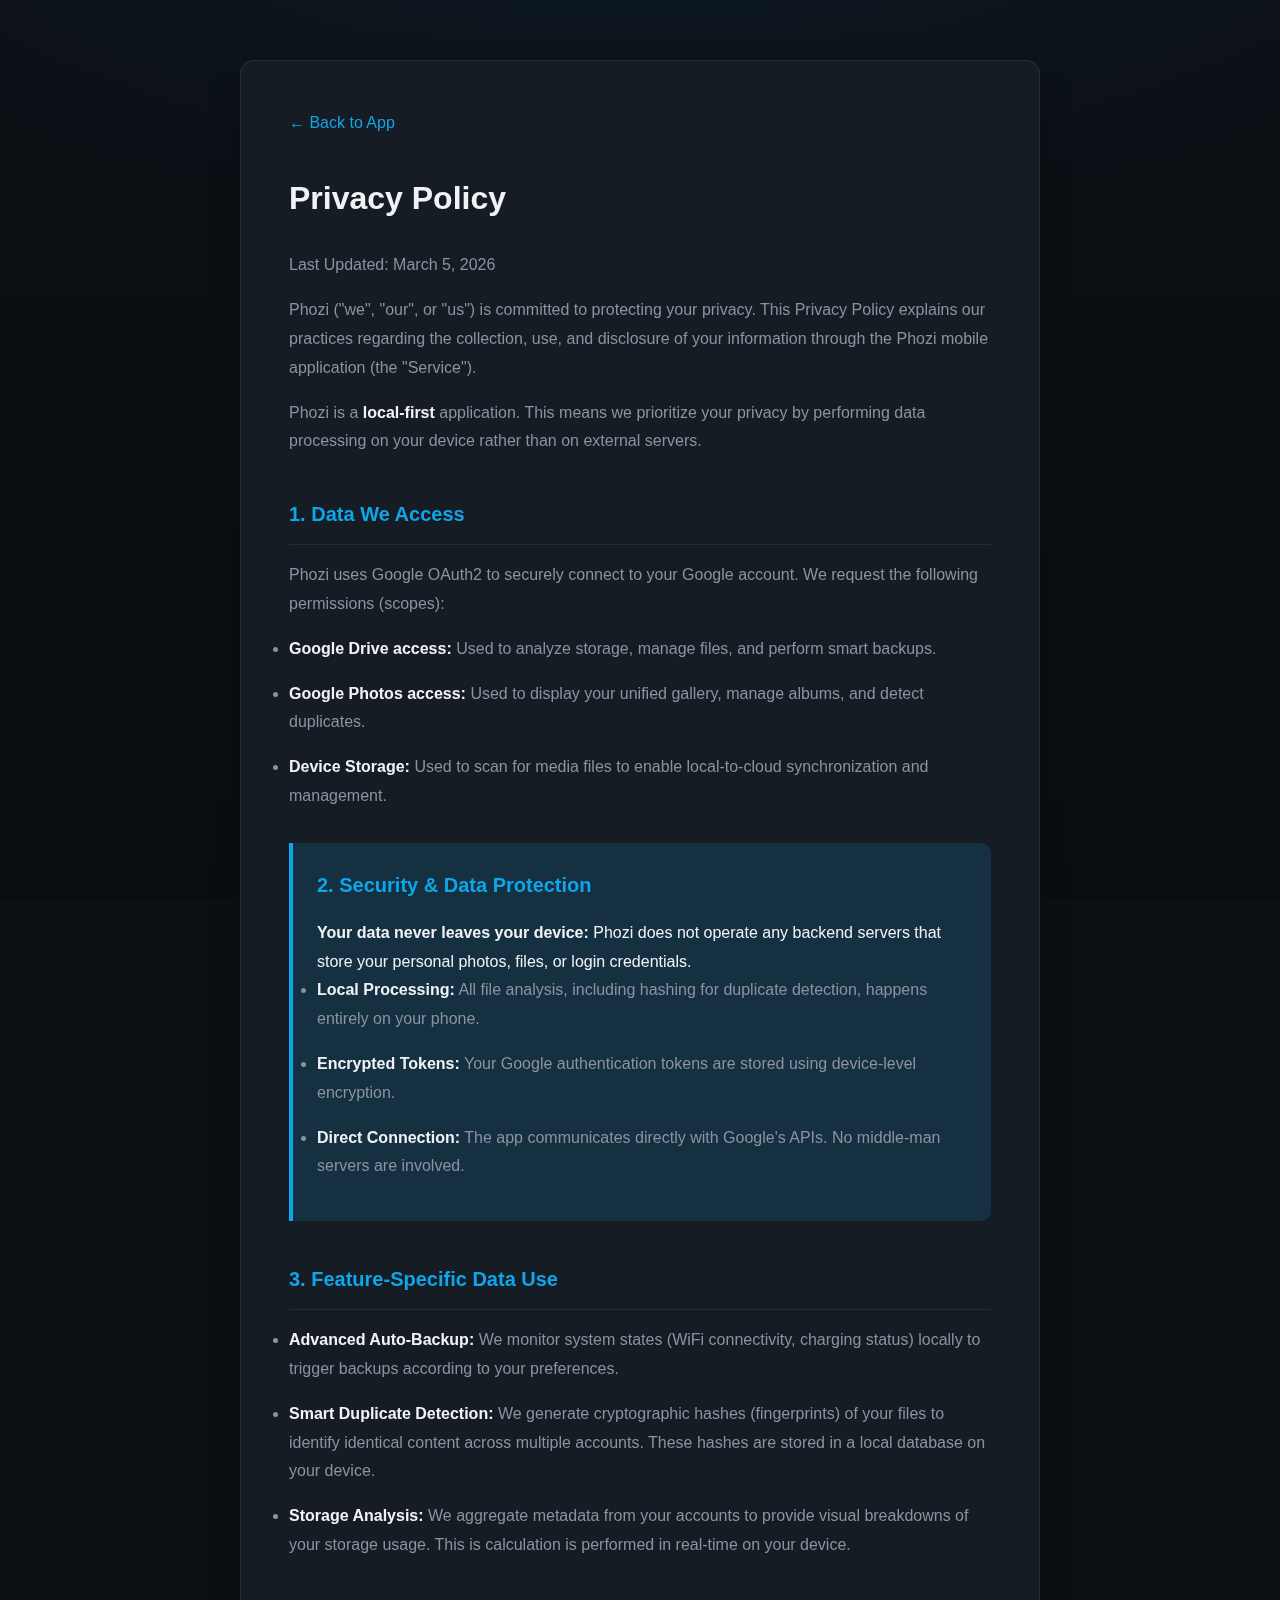
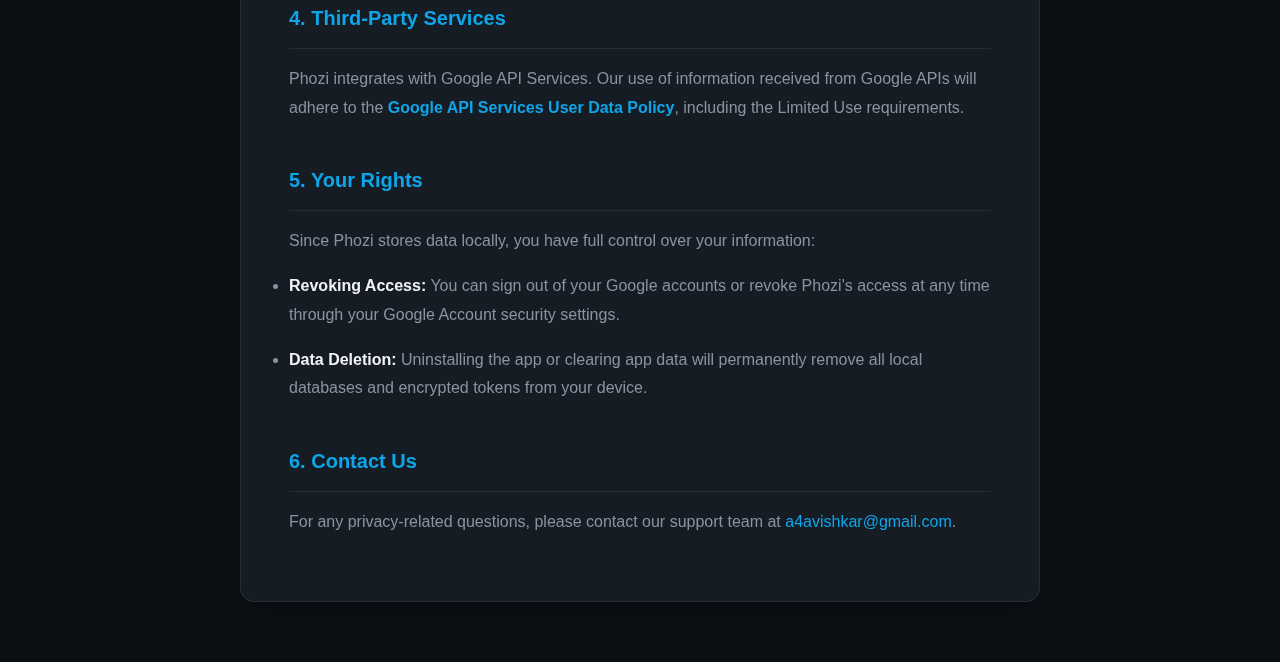
<file: phozi/privacy.html>
<!DOCTYPE html>
<html lang="en">

<head>
    <meta charset="UTF-8">
    <meta name="viewport" content="width=device-width, initial-scale=1.0">
    <title>Privacy Policy - Phozi</title>
    <link rel="stylesheet" href="../style.css">
    <style>
        .policy-container {
            max-width: 800px;
            margin: 60px auto;
            padding: 48px;
            background: var(--bg-card);
            border-radius: var(--radius-lg);
            box-shadow: 0 8px 32px rgba(0, 0, 0, 0.2);
            line-height: 1.8;
            border: 1px solid var(--border);
        }

        h1 {
            color: var(--text);
            margin-bottom: 24px;
        }

        h2 {
            color: var(--accent);
            margin-top: 40px;
            margin-bottom: 16px;
            border-bottom: 1px solid var(--border);
            padding-bottom: 12px;
            font-size: var(--text-xl);
        }

        p,
        li {
            color: var(--text-secondary);
            margin-bottom: 16px;
        }

        strong {
            color: var(--text);
        }

        .highlight {
            background: var(--accent-muted);
            padding: 24px;
            border-left: 4px solid var(--accent);
            margin: 32px 0;
            border-radius: 0 var(--radius-md) var(--radius-md) 0;
        }

        .highlight h2 {
            border: none;
            margin-top: 0;
            padding: 0;
        }

        .highlight p {
            margin-bottom: 0;
            color: var(--text);
        }

        a {
            color: var(--accent);
            text-decoration: none;
        }

        a:hover {
            text-decoration: underline;
        }
    </style>
</head>

<body>
    <div class="container">
        <div class="policy-container">
            <a href="index.html" style="display:inline-block; margin-bottom: 32px;">&larr; Back to App</a>
            <h1>Privacy Policy</h1>
            <p>Last Updated: March 5, 2026</p>

            <section>
                <p>Phozi ("we", "our", or "us") is committed to protecting your privacy. This Privacy Policy explains
                    our practices regarding the collection, use, and disclosure of your information through the Phozi
                    mobile application (the "Service").</p>
                <p>Phozi is a <strong>local-first</strong> application. This means we prioritize your privacy by
                    performing data processing on your device rather than on external servers.</p>
            </section>

            <h2>1. Data We Access</h2>
            <p>Phozi uses Google OAuth2 to securely connect to your Google account. We request the following permissions
                (scopes):</p>
            <ul>
                <li><strong>Google Drive access:</strong> Used to analyze storage, manage files, and perform smart
                    backups.</li>
                <li><strong>Google Photos access:</strong> Used to display your unified gallery, manage albums, and
                    detect duplicates.</li>
                <li><strong>Device Storage:</strong> Used to scan for media files to enable local-to-cloud
                    synchronization and management.</li>
            </ul>

            <div class="highlight">
                <h2>2. Security & Data Protection</h2>
                <p><strong>Your data never leaves your device:</strong> Phozi does not operate any backend servers that
                    store your personal photos, files, or login credentials.
                <ul>
                    <li><strong>Local Processing:</strong> All file analysis, including hashing for duplicate detection,
                        happens entirely on your phone.</li>
                    <li><strong>Encrypted Tokens:</strong> Your Google authentication tokens are stored using
                        device-level encryption.</li>
                    <li><strong>Direct Connection:</strong> The app communicates directly with Google's APIs. No
                        middle-man servers are involved.</li>
                </ul>
                </p>
            </div>

            <h2>3. Feature-Specific Data Use</h2>
            <ul>
                <li><strong>Advanced Auto-Backup:</strong> We monitor system states (WiFi connectivity, charging status)
                    locally to trigger backups according to your preferences.</li>
                <li><strong>Smart Duplicate Detection:</strong> We generate cryptographic hashes (fingerprints) of your
                    files to identify identical content across multiple accounts. These hashes are stored in a local
                    database on your device.</li>
                <li><strong>Storage Analysis:</strong> We aggregate metadata from your accounts to provide visual
                    breakdowns of your storage usage. This is calculation is performed in real-time on your device.</li>
            </ul>

            <h2>4. Third-Party Services</h2>
            <p>Phozi integrates with Google API Services. Our use of information received from Google APIs will adhere
                to the <strong><a href="https://developers.google.com/terms/api-services-user-data-policy"
                        target="_blank">Google API Services User Data Policy</a></strong>, including the Limited Use
                requirements.</p>

            <h2>5. Your Rights</h2>
            <p>Since Phozi stores data locally, you have full control over your information:</p>
            <ul>
                <li><strong>Revoking Access:</strong> You can sign out of your Google accounts or revoke Phozi's access
                    at any time through your Google Account security settings.</li>
                <li><strong>Data Deletion:</strong> Uninstalling the app or clearing app data will permanently remove
                    all local databases and encrypted tokens from your device.</li>
            </ul>

            <h2>6. Contact Us</h2>
            <p>For any privacy-related questions, please contact our support team at <a
                    href="mailto:a4avishkar@gmail.com">a4avishkar@gmail.com</a>.</p>
        </div>
    </div>
</body>

</html>
</file>
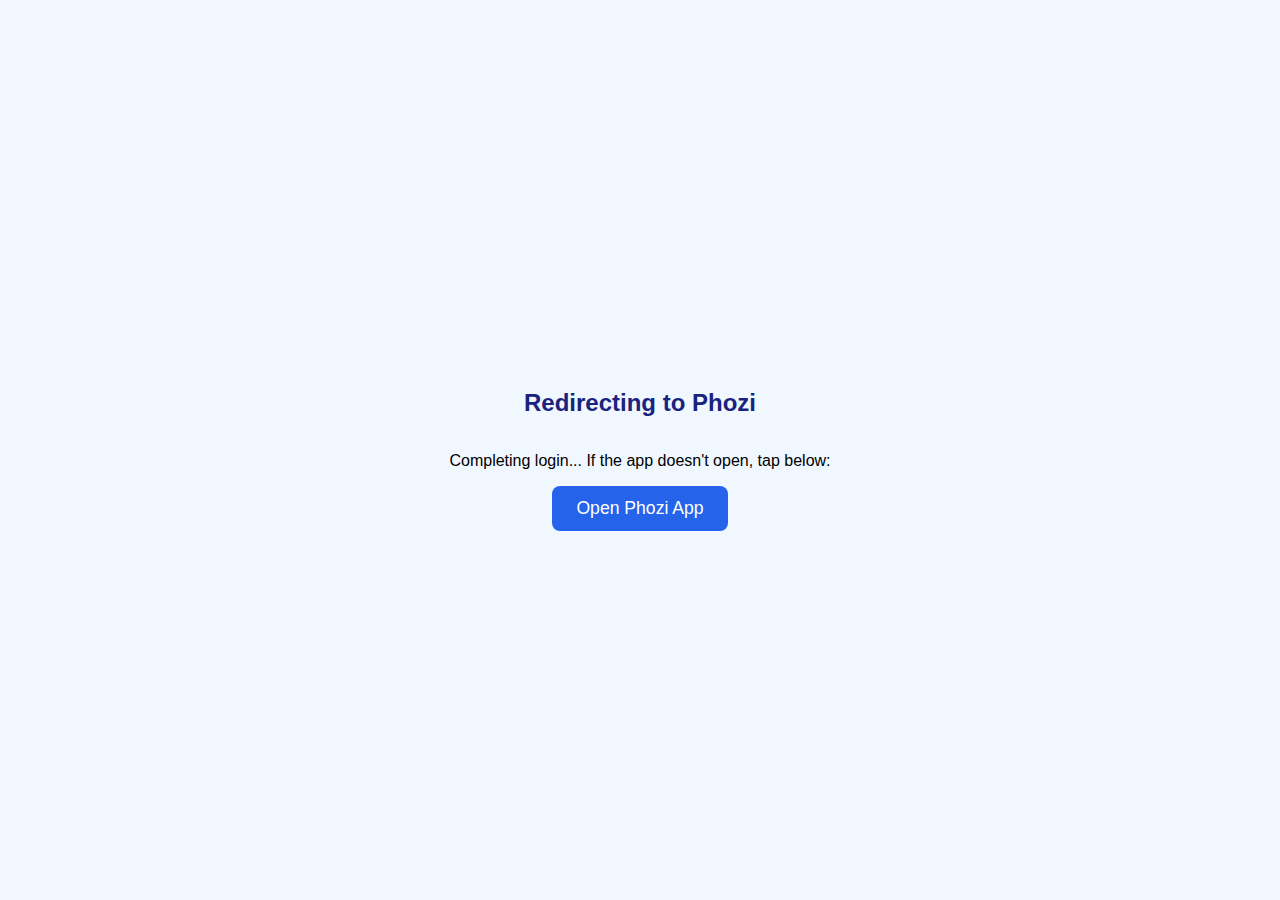
<file: phozi/redirect.html>
<!DOCTYPE html>
<html>

<head>
    <title>Phozi - Redirecting...</title>
    <meta charset="UTF-8">
    <meta name="viewport" content="width=device-width, initial-scale=1">
    <script>
        (function () {
            const params = new URLSearchParams(window.location.search);
            const code = params.get('code');
            const state = params.get('state');

            function buildPhoziUri() {
                const q = new URLSearchParams();
                if (code) q.set('code', code);
                if (state) q.set('state', state);
                return 'phozi://oauth2redirect' + (q.toString() ? ('?' + q.toString()) : '');
            }

            function tryOpenApp() {
                const target = buildPhoziUri();
                window.location.assign(target);
            }

            document.addEventListener('DOMContentLoaded', function () {
                const btn = document.getElementById('openBtn');
                if (btn) btn.onclick = tryOpenApp;

                // Auto attempt open
                setTimeout(() => {
                    tryOpenApp();
                }, 400);
            });
        })();
    </script>
</head>

<body
    style="font-family: sans-serif; display:flex; flex-direction:column; align-items:center; justify-content:center; height:100vh; margin:0; background:#f0f7ff;">
    <h2 style="color: #1a237e;">Redirecting to Phozi</h2>
    <p>Completing login... If the app doesn't open, tap below:</p>
    <button id="openBtn"
        style="font-size:1.1em; padding:12px 24px; background:#2563eb; color:white; border:none; border-radius:8px; cursor:pointer;">Open
        Phozi App</button>
</body>

</html>
</file>
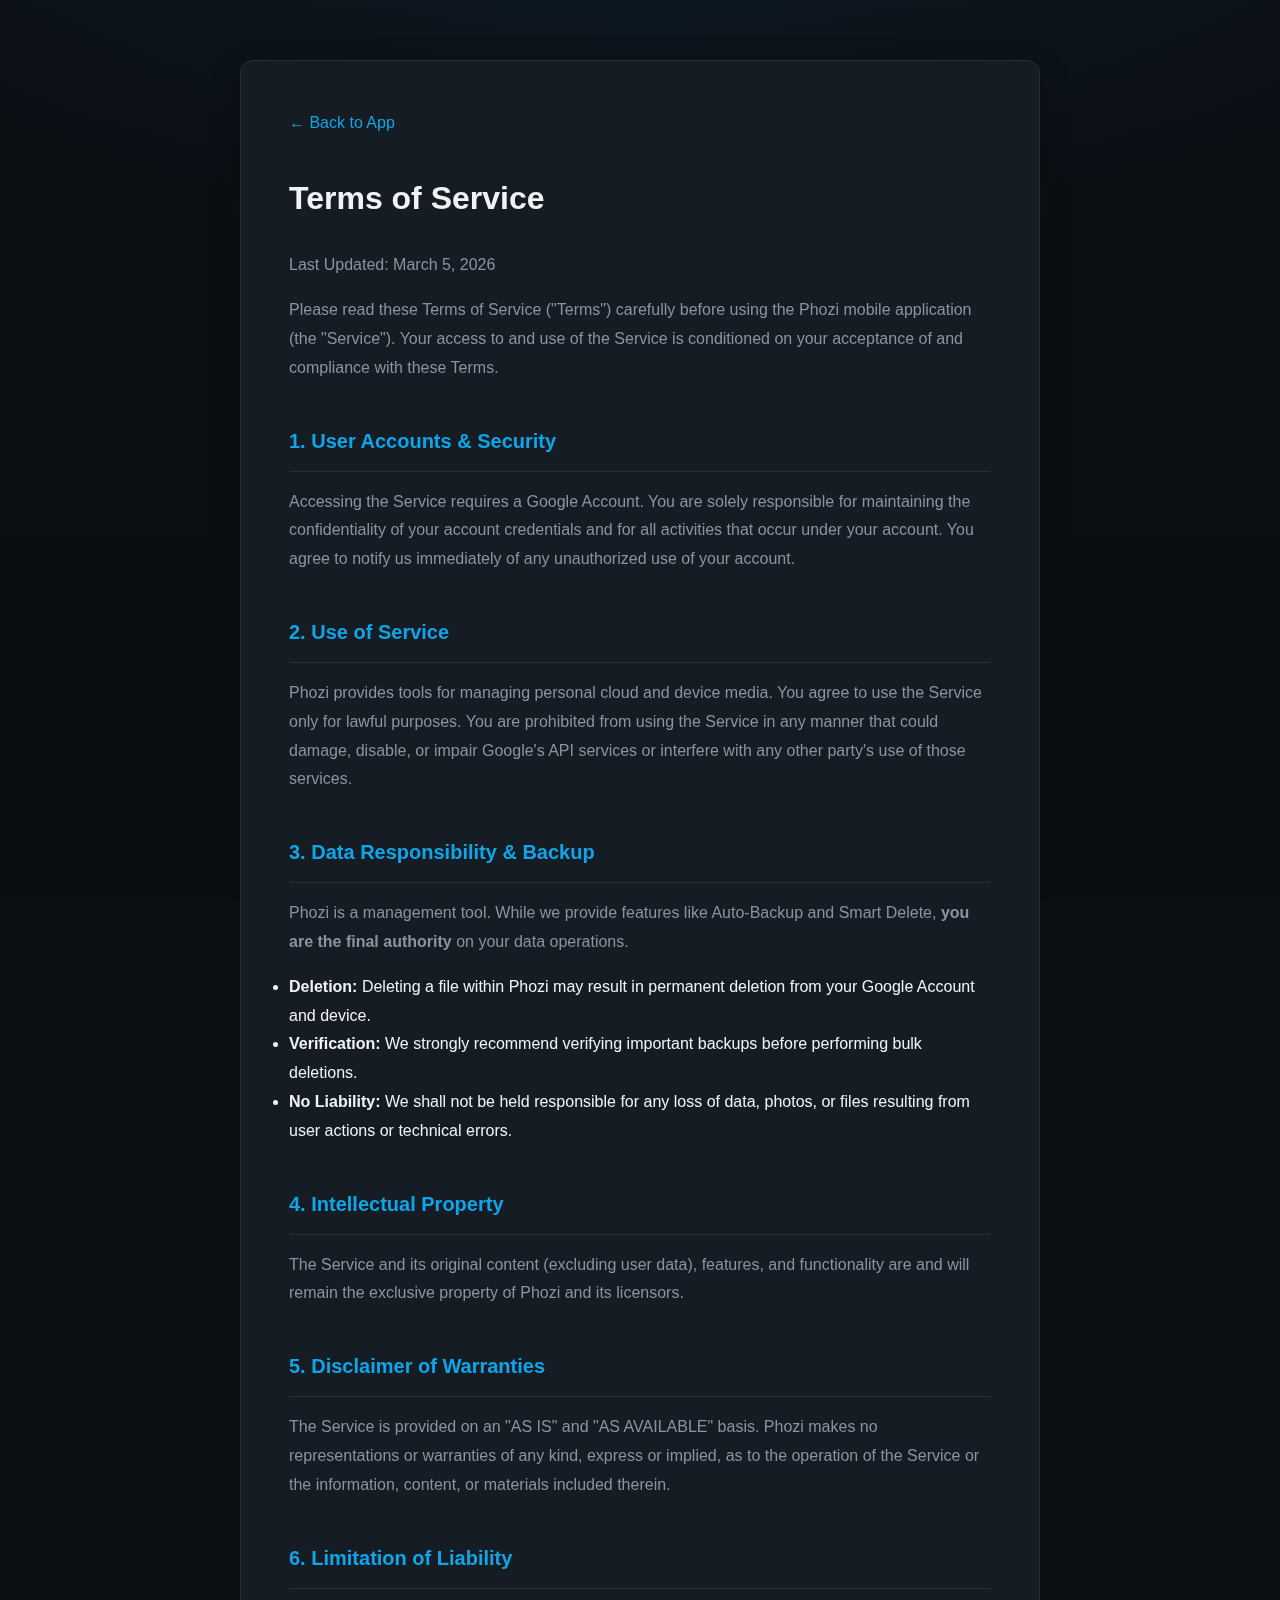
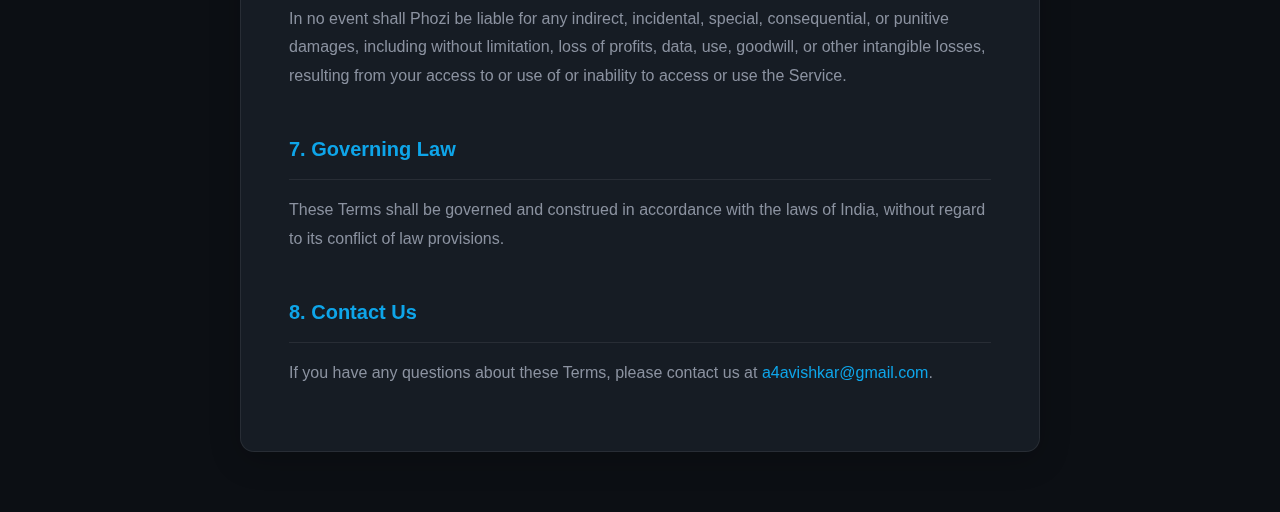
<file: phozi/tos.html>
<!DOCTYPE html>
<html lang="en">

<head>
    <meta charset="UTF-8">
    <meta name="viewport" content="width=device-width, initial-scale=1.0">
    <title>Terms of Service - Phozi</title>
    <link rel="stylesheet" href="../style.css">
    <style>
        .terms-container {
            max-width: 800px;
            margin: 60px auto;
            padding: 48px;
            background: var(--bg-card);
            border-radius: var(--radius-lg);
            box-shadow: 0 8px 32px rgba(0, 0, 0, 0.2);
            line-height: 1.8;
            border: 1px solid var(--border);
        }

        h1 {
            color: var(--text);
            margin-bottom: 24px;
        }

        h2 {
            color: var(--accent);
            margin-top: 40px;
            margin-bottom: 16px;
            border-bottom: 1px solid var(--border);
            padding-bottom: 12px;
            font-size: var(--text-xl);
        }

        p {
            color: var(--text-secondary);
            margin-bottom: 16px;
        }

        a {
            color: var(--accent);
            text-decoration: none;
        }

        a:hover {
            text-decoration: underline;
        }
    </style>
</head>

<body>
    <div class="container">
        <div class="terms-container">
            <a href="index.html" style="display:inline-block; margin-bottom: 32px;">&larr; Back to App</a>
            <h1>Terms of Service</h1>
            <p>Last Updated: March 5, 2026</p>
            <p>Please read these Terms of Service ("Terms") carefully before using the Phozi mobile application (the
                "Service"). Your access to and use of the Service is conditioned on your acceptance of and compliance
                with these Terms.</p>

            <h2>1. User Accounts & Security</h2>
            <p>Accessing the Service requires a Google Account. You are solely responsible for maintaining the
                confidentiality of your account credentials and for all activities that occur under your account. You
                agree to notify us immediately of any unauthorized use of your account.</p>

            <h2>2. Use of Service</h2>
            <p>Phozi provides tools for managing personal cloud and device media. You agree to use the Service only for
                lawful purposes. You are prohibited from using the Service in any manner that could damage, disable, or
                impair Google's API services or interfere with any other party's use of those services.</p>

            <h2>3. Data Responsibility & Backup</h2>
            <p>Phozi is a management tool. While we provide features like Auto-Backup and Smart Delete, <strong>you are
                    the final authority</strong> on your data operations.
            <ul>
                <li><strong>Deletion:</strong> Deleting a file within Phozi may result in permanent deletion from your
                    Google Account and device.</li>
                <li><strong>Verification:</strong> We strongly recommend verifying important backups before performing
                    bulk deletions.</li>
                <li><strong>No Liability:</strong> We shall not be held responsible for any loss of data, photos, or
                    files resulting from user actions or technical errors.</li>
            </ul>
            </p>

            <h2>4. Intellectual Property</h2>
            <p>The Service and its original content (excluding user data), features, and functionality are and will
                remain the exclusive property of Phozi and its licensors.</p>

            <h2>5. Disclaimer of Warranties</h2>
            <p>The Service is provided on an "AS IS" and "AS AVAILABLE" basis. Phozi makes no representations or
                warranties of any kind, express or implied, as to the operation of the Service or the information,
                content, or materials included therein.</p>

            <h2>6. Limitation of Liability</h2>
            <p>In no event shall Phozi be liable for any indirect, incidental, special, consequential, or punitive
                damages, including without limitation, loss of profits, data, use, goodwill, or other intangible losses,
                resulting from your access to or use of or inability to access or use the Service.</p>

            <h2>7. Governing Law</h2>
            <p>These Terms shall be governed and construed in accordance with the laws of India, without regard to its
                conflict of law provisions.</p>

            <h2>8. Contact Us</h2>
            <p>If you have any questions about these Terms, please contact us at <a
                    href="mailto:a4avishkar@gmail.com">a4avishkar@gmail.com</a>.</p>
        </div>
    </div>
</body>

</html>
</file>
<file: style.css>
/* ===== RESET & BASE ===== */
*,
*::before,
*::after {
    margin: 0;
    padding: 0;
    box-sizing: border-box;
}

:root {
    --bg: #0c0f14;
    --bg-elevated: #141922;
    --bg-card: #161c24;
    --border: rgba(255, 255, 255, 0.08);

    --text: #f0f2f5;
    --text-secondary: #8b92a0;
    --text-muted: #5c6370;

    --accent: #0ea5e9;
    --accent-hover: #38bdf8;
    --accent-muted: rgba(14, 165, 233, 0.15);

    --font-sans: 'DM Sans', -apple-system, BlinkMacSystemFont, sans-serif;
    --font-mono: 'JetBrains Mono', 'SF Mono', Consolas, monospace;

    --space-xs: 0.25rem;
    --space-sm: 0.5rem;
    --space-md: 1rem;
    --space-lg: 1.5rem;
    --space-xl: 2rem;
    --space-2xl: 3rem;
    --space-3xl: 4rem;

    --text-xs: 0.8125rem;
    --text-sm: 0.875rem;
    --text-base: 1rem;
    --text-lg: 1.125rem;
    --text-xl: 1.25rem;
    --text-2xl: 1.5rem;
    --text-3xl: 2rem;
    --text-4xl: 2.5rem;

    --radius-sm: 6px;
    --radius-md: 10px;
    --radius-lg: 14px;
    --transition: 0.2s ease;
}

html {
    scroll-behavior: smooth;
}

body {
    font-family: var(--font-sans);
    background: var(--bg);
    color: var(--text);
    line-height: 1.6;
    font-size: var(--text-base);
    -webkit-font-smoothing: antialiased;
}

/* ===== SUBTLE BACKGROUND ===== */
body::before {
    content: '';
    position: fixed;
    inset: 0;
    background:
        radial-gradient(ellipse 80% 50% at 50% -20%, rgba(14, 165, 233, 0.08), transparent),
        linear-gradient(180deg, var(--bg) 0%, #0a0d12 100%);
    pointer-events: none;
    z-index: -1;
}

/* ===== LAYOUT ===== */
.container {
    max-width: 1100px;
    margin: 0 auto;
    padding: 0 var(--space-lg);
}

/* ===== HEADER ===== */
.header {
    display: flex;
    justify-content: space-between;
    align-items: center;
    padding: var(--space-lg) 0;
    position: sticky;
    top: 0;
    z-index: 100;
    background: transparent;
    transition: background var(--transition), padding var(--transition);
}

.header.scrolled {
    background: rgba(12, 15, 20, 0.85);
    backdrop-filter: blur(12px);
    -webkit-backdrop-filter: blur(12px);
    border-bottom: 1px solid var(--border);
}

.logo-text {
    font-size: var(--text-lg);
    font-weight: 600;
    color: var(--text);
    letter-spacing: -0.02em;
}

.nav {
    display: flex;
    gap: var(--space-xl);
}

.nav-link {
    color: var(--text-secondary);
    text-decoration: none;
    font-size: var(--text-sm);
    font-weight: 500;
    transition: color var(--transition);
}

.nav-link:hover {
    color: var(--text);
}

/* ===== HERO ===== */
.hero {
    display: grid;
    grid-template-columns: 1fr 1fr;
    gap: var(--space-3xl);
    align-items: center;
    min-height: 85vh;
    padding: var(--space-2xl) 0;
}

.hero-badge {
    display: inline-flex;
    align-items: center;
    gap: var(--space-sm);
    padding: var(--space-xs) var(--space-md);
    background: var(--accent-muted);
    border: 1px solid rgba(14, 165, 233, 0.25);
    border-radius: 999px;
    font-size: var(--text-xs);
    color: var(--accent);
    margin-bottom: var(--space-lg);
    font-weight: 500;
}

.badge-dot {
    width: 6px;
    height: 6px;
    background: var(--accent);
    border-radius: 50%;
}

.hero-title {
    font-size: var(--text-4xl);
    font-weight: 600;
    line-height: 1.15;
    letter-spacing: -0.03em;
    margin-bottom: var(--space-sm);
    color: var(--text);
}

.hero-title .gradient-text {
    color: var(--accent);
}

.hero-subtitle {
    font-size: var(--text-xl);
    font-weight: 500;
    color: var(--text-secondary);
    margin-bottom: var(--space-lg);
}

.hero-description {
    font-size: var(--text-base);
    color: var(--text-secondary);
    line-height: 1.7;
    margin-bottom: var(--space-xl);
    max-width: 420px;
}

.hero-photo {
    margin-bottom: var(--space-lg);
}

.hero-profile-image {
    width: 100px;
    height: 100px;
    border-radius: 50%;
    object-fit: cover;
    border: 3px solid rgba(14, 165, 233, 0.4);
    box-shadow: 0 4px 20px rgba(14, 165, 233, 0.2);
    transition: all 0.3s ease;
}

.hero-profile-image:hover {
    transform: scale(1.08);
    box-shadow: 0 8px 32px rgba(14, 165, 233, 0.3);
    border-color: rgba(14, 165, 233, 0.6);
}

.hero-buttons {
    display: flex;
    gap: var(--space-md);
    flex-wrap: wrap;
}

/* ===== BUTTONS ===== */
.btn {
    display: inline-flex;
    align-items: center;
    justify-content: center;
    gap: var(--space-sm);
    padding: var(--space-md) var(--space-lg);
    border-radius: var(--radius-md);
    font-weight: 600;
    font-size: var(--text-sm);
    text-decoration: none;
    transition: background var(--transition), color var(--transition), border-color var(--transition);
    cursor: pointer;
    border: 1px solid transparent;
}

.btn-primary {
    background: var(--accent);
    color: #fff;
}

.btn-primary:hover {
    background: var(--accent-hover);
}

.btn-secondary {
    background: var(--bg-card);
    color: var(--text);
    border-color: var(--border);
}

.btn-secondary:hover {
    border-color: rgba(255, 255, 255, 0.15);
    background: var(--bg-elevated);
}

.btn-download {
    background: var(--bg-card);
    color: var(--text);
    border-color: var(--border);
}

.btn-download:hover {
    border-color: var(--accent);
    color: var(--accent);
}

/* ===== HERO VISUAL ===== */
.hero-visual {
    display: flex;
    justify-content: center;
    align-items: center;
}

.visual-card {
    background: var(--bg-card);
    border: 1px solid var(--border);
    border-radius: var(--radius-lg);
    padding: var(--space-xl);
    width: 100%;
    max-width: 380px;
}

.card-header {
    display: flex;
    align-items: center;
    margin-bottom: var(--space-lg);
    padding-bottom: var(--space-md);
    border-bottom: 1px solid var(--border);
}

.card-dots span {
    width: 10px;
    height: 10px;
    border-radius: 50%;
    display: inline-block;
    margin-right: 6px;
}

.card-dots span:nth-child(1) {
    background: #ff5f57;
}

.card-dots span:nth-child(2) {
    background: #febc2e;
}

.card-dots span:nth-child(3) {
    background: #28c840;
}

.card-content {
    font-family: var(--font-mono);
    font-size: var(--text-sm);
    line-height: 1.9;
    color: var(--text-secondary);
}

.code-keyword {
    color: #c792ea;
}

.code-var {
    color: #82aaff;
}

.code-string {
    color: #c3e88d;
}

.code-line.indent {
    padding-left: var(--space-lg);
}

/* ===== SECTIONS ===== */
.section {
    padding: var(--space-3xl) 0;
    border-top: 1px solid var(--border);
}

.section-reveal {
    opacity: 0;
    transform: translateY(12px);
    transition: opacity 0.5s ease, transform 0.5s ease;
}

.section-reveal.visible {
    opacity: 1;
    transform: translateY(0);
}

.section-title {
    font-size: var(--text-2xl);
    font-weight: 600;
    letter-spacing: -0.02em;
    margin-bottom: var(--space-xl);
    color: var(--text);
}

/* ===== ABOUT ===== */
.about-content {
    max-width: 640px;
    margin: 0 auto;
    text-align: center;
}

.about-photo {
    margin-bottom: var(--space-xl);
}

.profile-image {
    width: 120px;
    height: 120px;
    border-radius: 50%;
    object-fit: cover;
    border: 3px solid rgba(14, 165, 233, 0.3);
    box-shadow: 0 4px 16px rgba(14, 165, 233, 0.15);
    transition: all 0.3s ease;
}

.profile-image:hover {
    transform: scale(1.05);
    box-shadow: 0 8px 24px rgba(14, 165, 233, 0.25);
    border-color: rgba(14, 165, 233, 0.5);
}

.about-text {
    font-size: var(--text-lg);
    color: var(--text-secondary);
    line-height: 1.75;
}

/* ===== SKILLS ===== */
.skills-grid {
    display: grid;
    grid-template-columns: repeat(auto-fit, minmax(240px, 1fr));
    gap: var(--space-md);
}

.skill-card {
    background: var(--bg-card);
    border: 1px solid var(--border);
    border-radius: var(--radius-md);
    padding: var(--space-lg);
    transition: border-color var(--transition), background var(--transition);
}

.skill-card:hover {
    border-color: rgba(255, 255, 255, 0.12);
    background: var(--bg-elevated);
}

.skill-icon {
    width: 32px;
    height: 32px;
    margin-bottom: var(--space-md);
    color: var(--accent);
}

.skill-title {
    font-size: var(--text-base);
    font-weight: 600;
    margin-bottom: var(--space-xs);
    color: var(--text);
}

.skill-description {
    font-size: var(--text-sm);
    color: var(--text-secondary);
    line-height: 1.5;
}

/* ===== PROJECTS ===== */
.projects-grid {
    display: grid;
    grid-template-columns: repeat(auto-fit, minmax(300px, 1fr));
    gap: var(--space-lg);
    margin-bottom: var(--space-xl);
}

.project-card {
    background: var(--bg-card);
    border: 1px solid var(--border);
    border-radius: var(--radius-md);
    padding: var(--space-lg);
    display: flex;
    flex-direction: column;
    transition: border-color var(--transition), background var(--transition);
}

.project-card:hover {
    border-color: rgba(255, 255, 255, 0.12);
    background: var(--bg-elevated);
}

.project-icon {
    width: 28px;
    height: 28px;
    margin-bottom: var(--space-md);
    color: var(--accent);
}

.project-title {
    font-size: var(--text-lg);
    font-weight: 600;
    margin-bottom: var(--space-sm);
    color: var(--text);
}

.project-description {
    font-size: var(--text-sm);
    color: var(--text-secondary);
    line-height: 1.6;
    margin-bottom: var(--space-md);
    flex-grow: 1;
}

.project-tags {
    display: flex;
    flex-wrap: wrap;
    gap: var(--space-sm);
    margin-bottom: var(--space-md);
}

.tag {
    padding: var(--space-xs) var(--space-sm);
    background: var(--accent-muted);
    border-radius: var(--radius-sm);
    font-size: var(--text-xs);
    color: var(--accent);
    font-weight: 500;
}

.project-buttons {
    display: flex;
    gap: var(--space-sm);
}

.upload-info {
    padding: var(--space-md) var(--space-lg);
    background: var(--bg-card);
    border: 1px solid var(--border);
    border-radius: var(--radius-md);
    font-size: var(--text-sm);
    color: var(--text-muted);
}

.upload-info code {
    font-family: var(--font-mono);
    font-size: 0.9em;
    color: var(--text-secondary);
}

/* ===== CONTACT ===== */
.contact-content {
    max-width: 480px;
}

.contact-text {
    font-size: var(--text-base);
    color: var(--text-secondary);
    margin-bottom: var(--space-lg);
    line-height: 1.6;
}

.contact-links {
    display: flex;
    flex-wrap: wrap;
    gap: var(--space-md);
}

.contact-link {
    display: inline-flex;
    align-items: center;
    gap: var(--space-sm);
    padding: var(--space-md) var(--space-lg);
    background: var(--bg-card);
    border: 1px solid var(--border);
    border-radius: var(--radius-md);
    color: var(--text);
    text-decoration: none;
    font-weight: 500;
    font-size: var(--text-sm);
    transition: border-color var(--transition), background var(--transition);
}

.contact-link:hover {
    border-color: var(--accent);
    color: var(--accent);
}

.contact-link svg {
    flex-shrink: 0;
}

/* ===== FOOTER ===== */
.footer {
    padding: var(--space-xl) 0;
    border-top: 1px solid var(--border);
    text-align: center;
    font-size: var(--text-sm);
    color: var(--text-muted);
}

.footer-domain {
    margin-top: var(--space-xs);
    color: var(--text-secondary);
}

/* ===== RESPONSIVE ===== */
@media (max-width: 768px) {
    .hero {
        grid-template-columns: 1fr;
        min-height: auto;
        padding: var(--space-xl) 0;
    }

    .hero-visual {
        order: -1;
    }

    .hero-title {
        font-size: var(--text-3xl);
    }

    .hero-subtitle {
        font-size: var(--text-lg);
    }

    .hero-buttons {
        flex-direction: column;
    }

    .btn {
        width: 100%;
    }

    .nav {
        gap: var(--space-lg);
    }

    .section-title {
        font-size: var(--text-xl);
    }
}

@media (max-width: 480px) {
    .container {
        padding: 0 var(--space-md);
    }

    .header {
        flex-direction: column;
        align-items: flex-start;
        gap: var(--space-md);
    }

    .nav {
        flex-wrap: wrap;
    }
}
</file>
